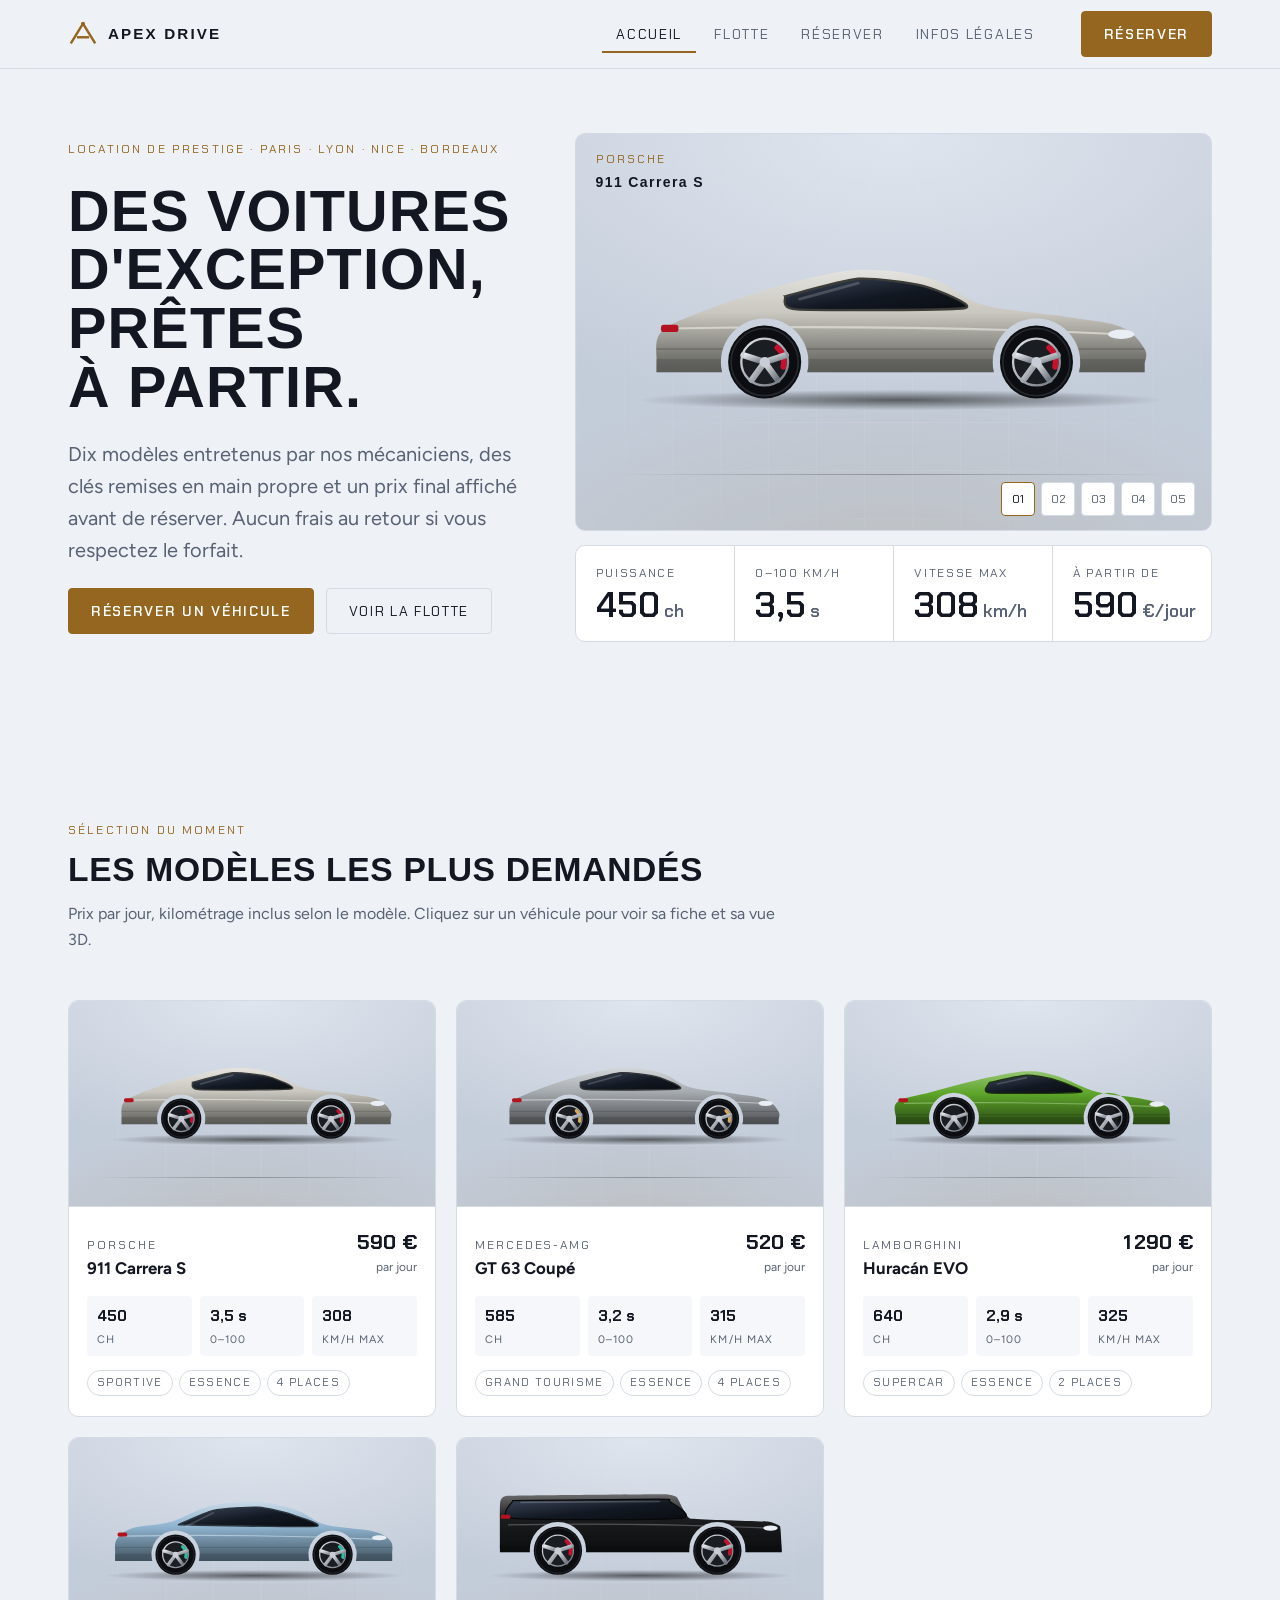
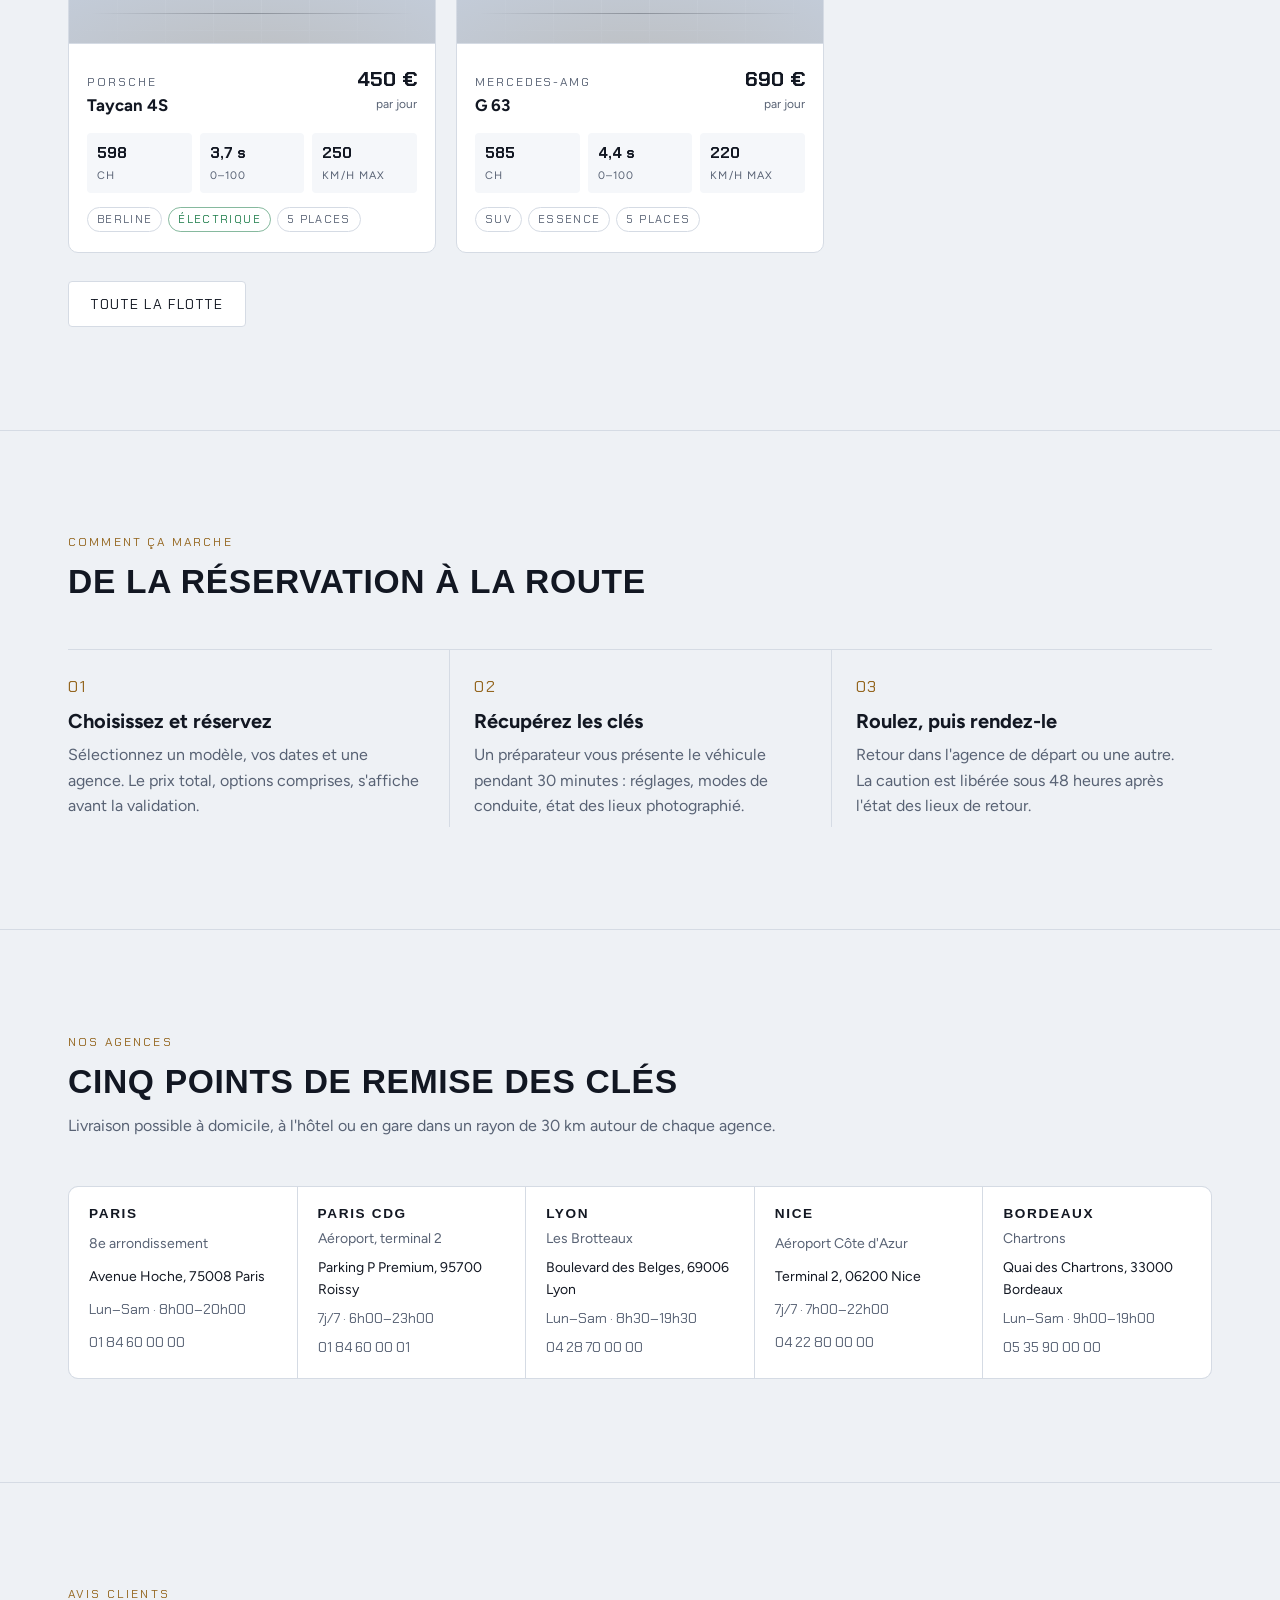
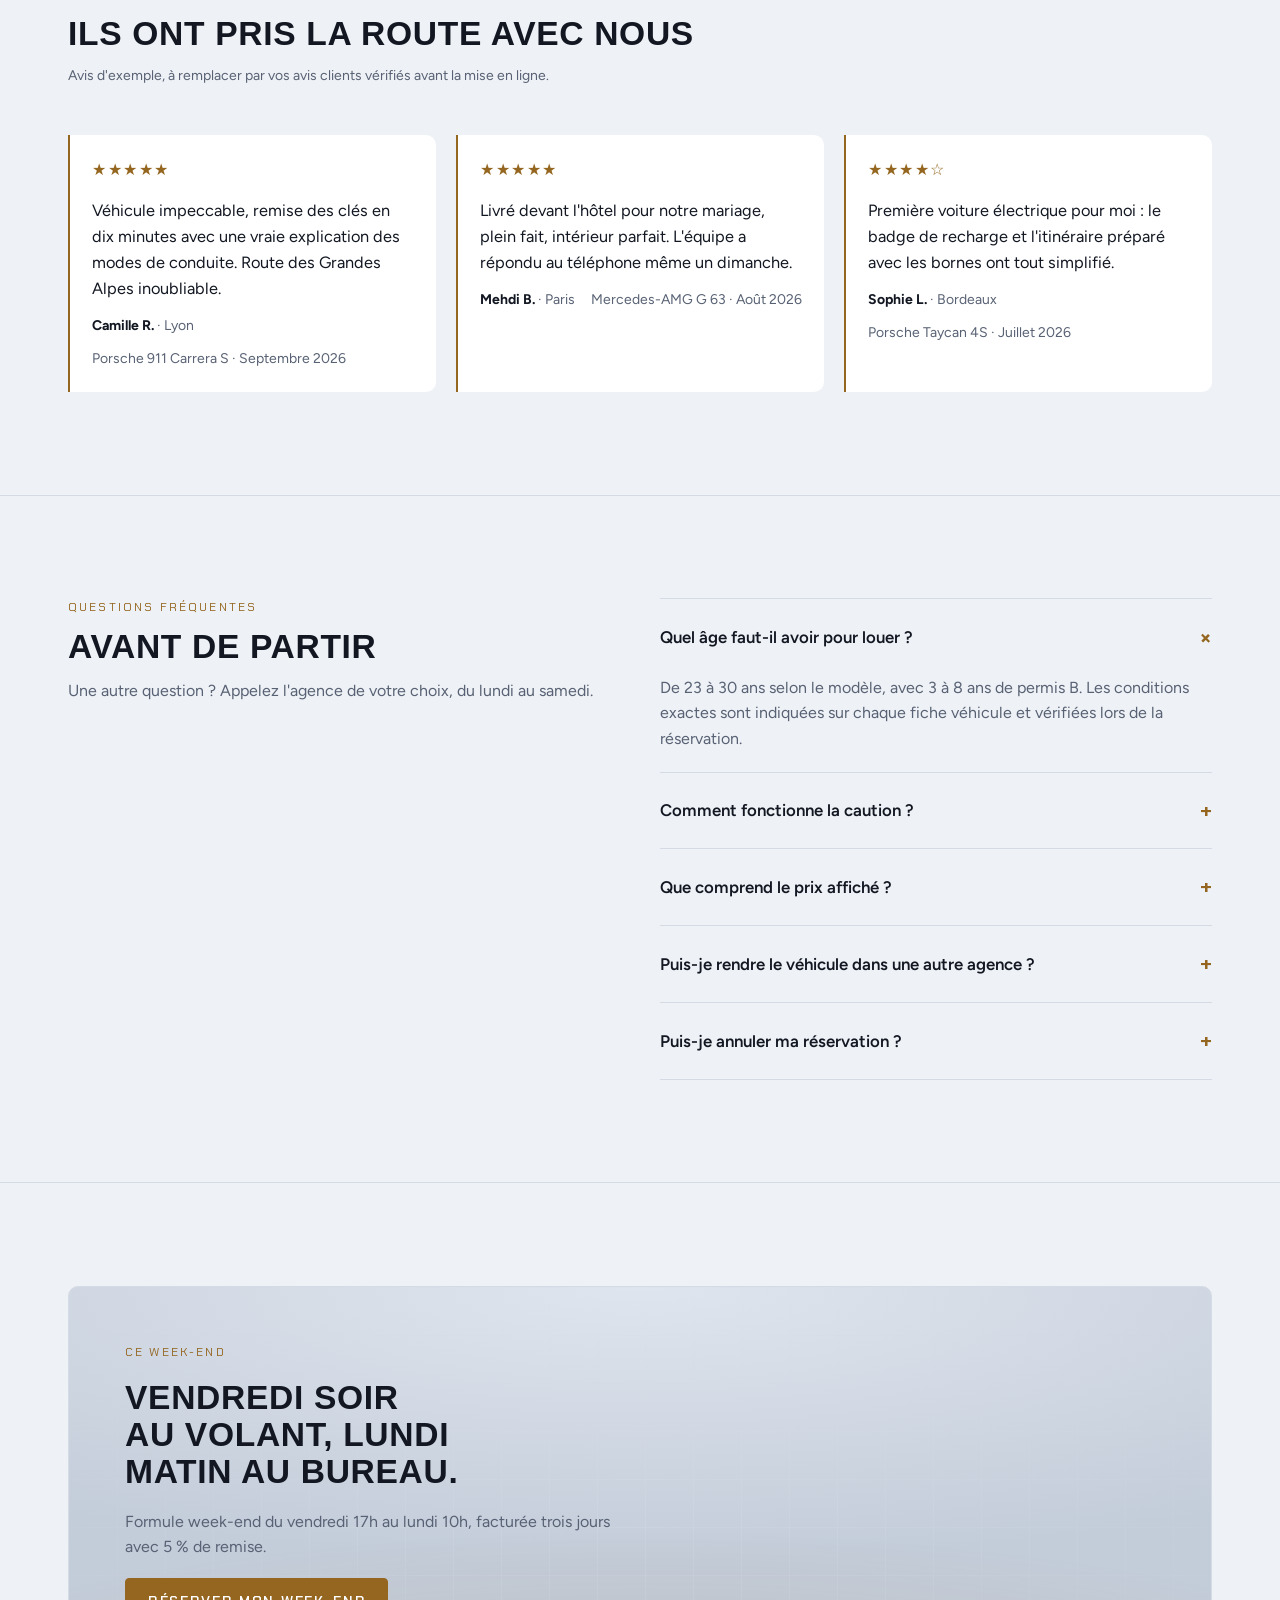
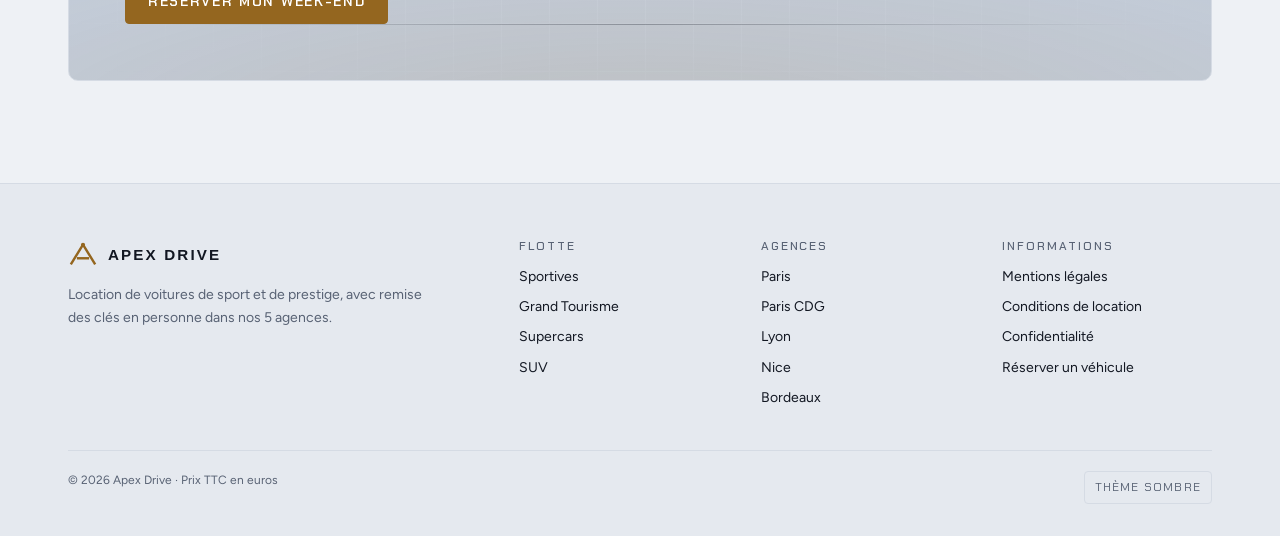
<file: apex-drive/index.html>
<!doctype html>
<html lang="fr">
<head>
<meta charset="utf-8">
<meta name="viewport" content="width=device-width, initial-scale=1, viewport-fit=cover">
<title>Apex Drive</title>
<meta name="description" content="Location de voitures de sport et de prestige à Paris, Lyon, Nice et Bordeaux.">
<link rel="preconnect" href="https://fonts.googleapis.com">
<link rel="preconnect" href="https://fonts.gstatic.com" crossorigin>
<link rel="stylesheet" href="https://fonts.googleapis.com/css2?family=Chakra+Petch:wght@400;500;600&family=Figtree:wght@400;500;600;700&family=Syncopate:wght@700&display=swap">
<link rel="stylesheet" href="assets/css/style.css">
</head>
<body data-page="home">
<div id="site-nav"></div>

<main>
  <section class="hero">
    <div class="wrap hero__grid">
      <div class="hero__copy">
        <span class="eyebrow">Location de prestige · Paris · Lyon · Nice · Bordeaux</span>
        <h1 class="display">Des voitures d'exception, prêtes à partir.</h1>
        <p class="lead">Dix modèles entretenus par nos mécaniciens, des clés remises en main propre et un prix final affiché avant de réserver. Aucun frais au retour si vous respectez le forfait.</p>
        <div class="btn-row">
          <a class="btn btn--primary" href="reservation.html">Réserver un véhicule</a>
          <a class="btn btn--ghost" href="flotte.html">Voir la flotte</a>
        </div>
      </div>

      <div style="display:grid;gap:14px;min-width:0">
        <div class="stage hero__stage" id="hero-stage">
          <div class="stage__grid"></div>
          <div class="hero__model">
            <span class="eyebrow" id="hero-brand">Porsche</span>
            <strong id="hero-name">911 Carrera S</strong>
          </div>
          <div id="hero-car" style="width:100%;position:relative"></div>
          <div class="hero__picker" id="hero-picker" role="group" aria-label="Choisir un modèle"></div>
        </div>
        <div class="hud-strip" aria-live="polite">
          <div><span class="lbl">Puissance</span><span class="val"><span id="hud-power" data-count="450">450</span><small>ch</small></span></div>
          <div><span class="lbl">0–100 km/h</span><span class="val"><span id="hud-accel" data-count="3.5">3,5</span><small>s</small></span></div>
          <div><span class="lbl">Vitesse max</span><span class="val"><span id="hud-vmax" data-count="308">308</span><small>km/h</small></span></div>
          <div><span class="lbl">À partir de</span><span class="val"><span id="hud-price" data-count="590">590</span><small>€/jour</small></span></div>
        </div>
      </div>
    </div>
  </section>

  <section class="section">
    <div class="wrap">
      <div class="section-head reveal">
        <span class="eyebrow">Sélection du moment</span>
        <h2 class="h2">Les modèles les plus demandés</h2>
        <p class="muted">Prix par jour, kilométrage inclus selon le modèle. Cliquez sur un véhicule pour voir sa fiche et sa vue 3D.</p>
      </div>
      <div class="cards" id="featured"></div>
      <div style="margin-top:28px"><a class="btn" href="flotte.html">Toute la flotte</a></div>
    </div>
  </section>

  <section class="section">
    <div class="wrap">
      <div class="section-head reveal">
        <span class="eyebrow">Comment ça marche</span>
        <h2 class="h2">De la réservation à la route</h2>
      </div>
      <ol class="steps reveal">
        <li><h3 class="h3">Choisissez et réservez</h3><p class="muted">Sélectionnez un modèle, vos dates et une agence. Le prix total, options comprises, s'affiche avant la validation.</p></li>
        <li><h3 class="h3">Récupérez les clés</h3><p class="muted">Un préparateur vous présente le véhicule pendant 30 minutes : réglages, modes de conduite, état des lieux photographié.</p></li>
        <li><h3 class="h3">Roulez, puis rendez-le</h3><p class="muted">Retour dans l'agence de départ ou une autre. La caution est libérée sous 48 heures après l'état des lieux de retour.</p></li>
      </ol>
    </div>
  </section>

  <section class="section">
    <div class="wrap">
      <div class="section-head reveal">
        <span class="eyebrow">Nos agences</span>
        <h2 class="h2">Cinq points de remise des clés</h2>
        <p class="muted">Livraison possible à domicile, à l'hôtel ou en gare dans un rayon de 30 km autour de chaque agence.</p>
      </div>
      <div class="agencies reveal" id="agencies"></div>
    </div>
  </section>

  <section class="section">
    <div class="wrap">
      <div class="section-head reveal">
        <span class="eyebrow">Avis clients</span>
        <h2 class="h2">Ils ont pris la route avec nous</h2>
        <p class="muted" style="font-size:.875rem">Avis d'exemple, à remplacer par vos avis clients vérifiés avant la mise en ligne.</p>
      </div>
      <div class="reviews" id="reviews"></div>
    </div>
  </section>

  <section class="section">
    <div class="wrap" style="display:grid;grid-template-columns:repeat(auto-fit,minmax(min(100%,320px),1fr));gap:40px;align-items:start">
      <div class="section-head reveal" style="margin:0">
        <span class="eyebrow">Questions fréquentes</span>
        <h2 class="h2">Avant de partir</h2>
        <p class="muted">Une autre question ? Appelez l'agence de votre choix, du lundi au samedi.</p>
      </div>
      <div class="accordion reveal">
        <div class="acc-item is-open"><button type="button">Quel âge faut-il avoir pour louer ?</button><div class="acc-panel"><div><p>De 23 à 30 ans selon le modèle, avec 3 à 8 ans de permis B. Les conditions exactes sont indiquées sur chaque fiche véhicule et vérifiées lors de la réservation.</p></div></div></div>
        <div class="acc-item"><button type="button">Comment fonctionne la caution ?</button><div class="acc-panel"><div><p>Une empreinte bancaire est prise à la remise des clés, entre 3 000 € et 15 000 € selon le véhicule. Rien n'est débité : l'empreinte est libérée sous 48 heures après le retour si l'état des lieux est conforme.</p></div></div></div>
        <div class="acc-item"><button type="button">Que comprend le prix affiché ?</button><div class="acc-panel"><div><p>Le prix par jour inclut l'assurance tous risques avec franchise standard, l'assistance 24h/24 et un forfait kilométrique quotidien. Les options (franchise réduite, kilométrage illimité, livraison) s'ajoutent au moment de la réservation.</p></div></div></div>
        <div class="acc-item"><button type="button">Puis-je rendre le véhicule dans une autre agence ?</button><div class="acc-panel"><div><p>Oui, entre toutes nos agences. Un forfait aller simple de 150 € s'applique et apparaît dans le récapitulatif avant validation.</p></div></div></div>
        <div class="acc-item"><button type="button">Puis-je annuler ma réservation ?</button><div class="acc-panel"><div><p>L'annulation est gratuite jusqu'à 72 heures avant le départ. Au-delà, 30 % du montant de la location est retenu.</p></div></div></div>
      </div>
    </div>
  </section>

  <section class="section">
    <div class="wrap">
      <div class="stage reveal" style="padding:clamp(28px,5vw,56px);display:grid;gap:18px;justify-items:start">
        <div class="stage__grid"></div>
        <span class="eyebrow" style="position:relative">Ce week-end</span>
        <h2 class="h2" style="position:relative;max-width:22ch">Vendredi soir au volant, lundi matin au bureau.</h2>
        <p class="muted" style="position:relative;max-width:52ch">Formule week-end du vendredi 17h au lundi 10h, facturée trois jours avec 5 % de remise.</p>
        <a class="btn btn--primary" style="position:relative" href="reservation.html">Réserver mon week-end</a>
      </div>
    </div>
  </section>
</main>

<div id="site-footer"></div>

<script src="assets/js/data.js"></script>
<script src="assets/js/app.js"></script>
<script src="assets/js/home.js"></script>
</body>
</html>
</file>
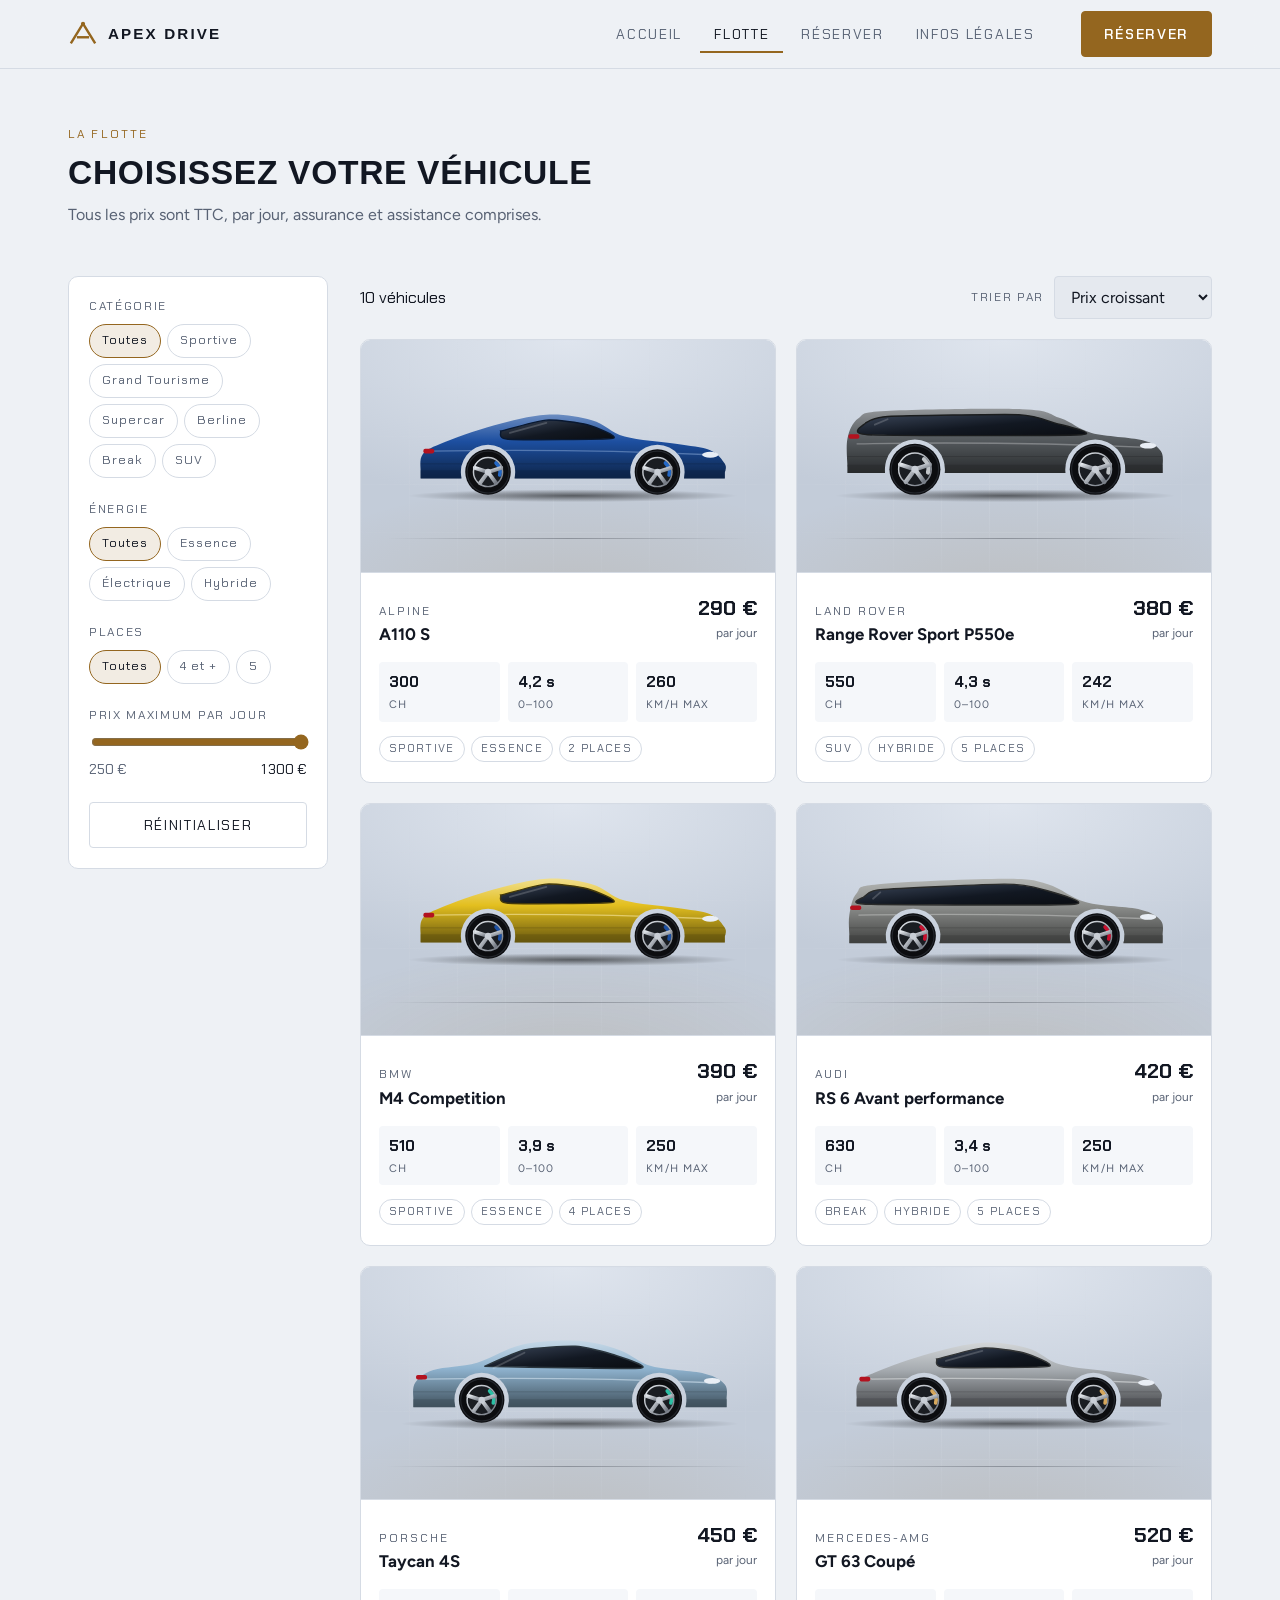
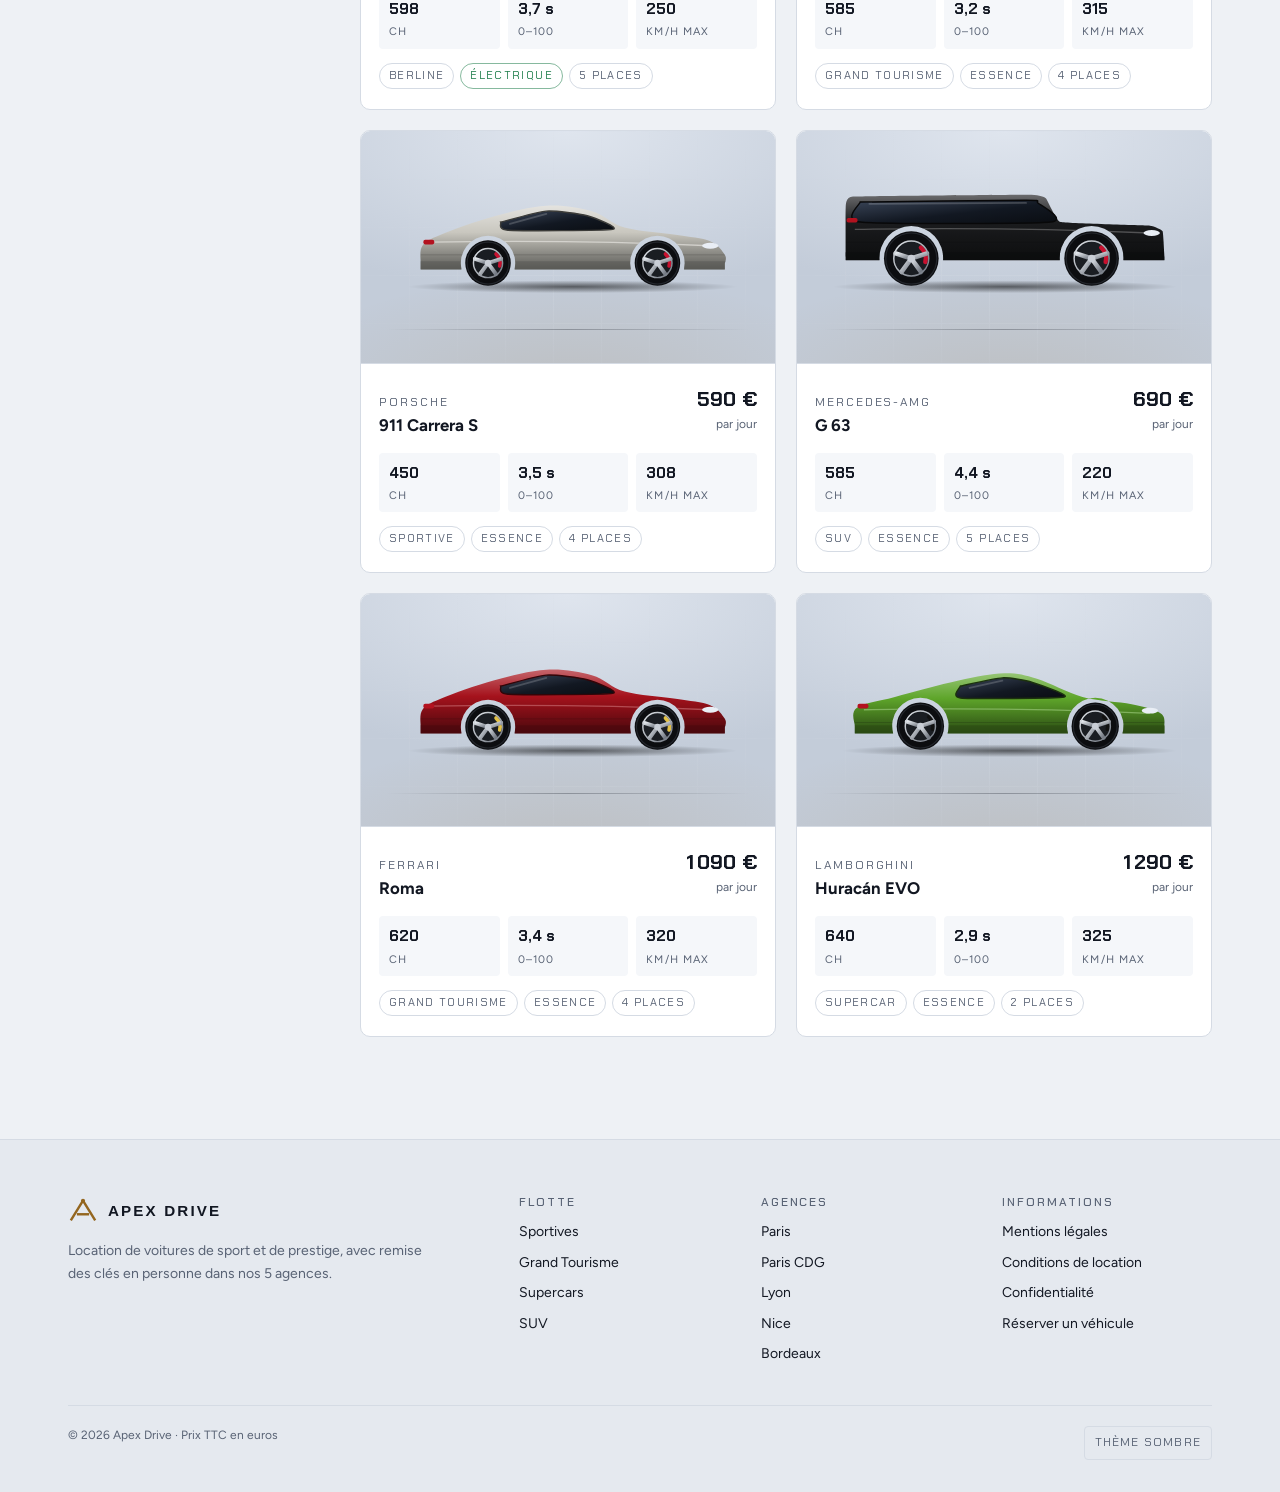
<file: apex-drive/flotte.html>
<!doctype html>
<html lang="fr">
<head>
<meta charset="utf-8">
<meta name="viewport" content="width=device-width, initial-scale=1, viewport-fit=cover">
<title>Flotte · Apex Drive</title>
<meta name="description" content="Toute la flotte Apex Drive : sportives, GT, supercars, berlines et SUV.">
<link rel="preconnect" href="https://fonts.googleapis.com">
<link rel="preconnect" href="https://fonts.gstatic.com" crossorigin>
<link rel="stylesheet" href="https://fonts.googleapis.com/css2?family=Chakra+Petch:wght@400;500;600&family=Figtree:wght@400;500;600;700&family=Syncopate:wght@700&display=swap">
<link rel="stylesheet" href="assets/css/style.css">
</head>
<body data-page="fleet">
<div id="site-nav"></div>

<main class="section" style="padding-top:clamp(32px,5vw,56px)">
  <div class="wrap">
    <div class="section-head">
      <span class="eyebrow">La flotte</span>
      <h1 class="display" style="font-size:var(--t-xl)">Choisissez votre véhicule</h1>
      <p class="muted">Tous les prix sont TTC, par jour, assurance et assistance comprises.</p>
    </div>

    <div class="fleet-layout">
      <form class="filters" id="filters" aria-label="Filtrer la flotte">
        <fieldset>
          <legend class="label">Catégorie</legend>
          <div class="seg" id="f-category"></div>
        </fieldset>
        <fieldset>
          <legend class="label">Énergie</legend>
          <div class="seg" id="f-energy"></div>
        </fieldset>
        <fieldset>
          <legend class="label">Places</legend>
          <div class="seg">
            <input type="radio" name="seats" id="seats-all" value="0" checked><label for="seats-all">Toutes</label>
            <input type="radio" name="seats" id="seats-4" value="4"><label for="seats-4">4 et +</label>
            <input type="radio" name="seats" id="seats-5" value="5"><label for="seats-5">5</label>
          </div>
        </fieldset>
        <div class="field">
          <label for="f-price">Prix maximum par jour</label>
          <input type="range" id="f-price" min="250" max="1300" step="10" value="1300">
          <div class="range-out"><span class="muted">250 €</span><output id="f-price-out" for="f-price">1 300 €</output></div>
        </div>
        <button class="btn btn--ghost" type="reset">Réinitialiser</button>
      </form>

      <div style="min-width:0">
        <div class="fleet-bar">
          <span class="hud" id="fleet-count" aria-live="polite">10 véhicules</span>
          <div class="field" style="grid-auto-flow:column;align-items:center;gap:10px">
            <label for="f-sort">Trier par</label>
            <select class="input" id="f-sort" style="min-height:40px;width:auto">
              <option value="price-asc">Prix croissant</option>
              <option value="price-desc">Prix décroissant</option>
              <option value="power-desc">Puissance</option>
              <option value="accel-asc">Accélération</option>
            </select>
          </div>
        </div>
        <div class="cards" id="fleet"></div>
        <div class="empty" id="fleet-empty" hidden>
          <strong>Aucun véhicule ne correspond à ces filtres.</strong>
          <span class="muted">Augmentez le prix maximum ou choisissez une autre catégorie.</span>
          <button class="btn" type="button" id="fleet-reset">Réinitialiser les filtres</button>
        </div>
      </div>
    </div>
  </div>
</main>

<div id="site-footer"></div>

<script src="assets/js/data.js"></script>
<script src="assets/js/app.js"></script>
<script src="assets/js/fleet.js"></script>
</body>
</html>
</file>
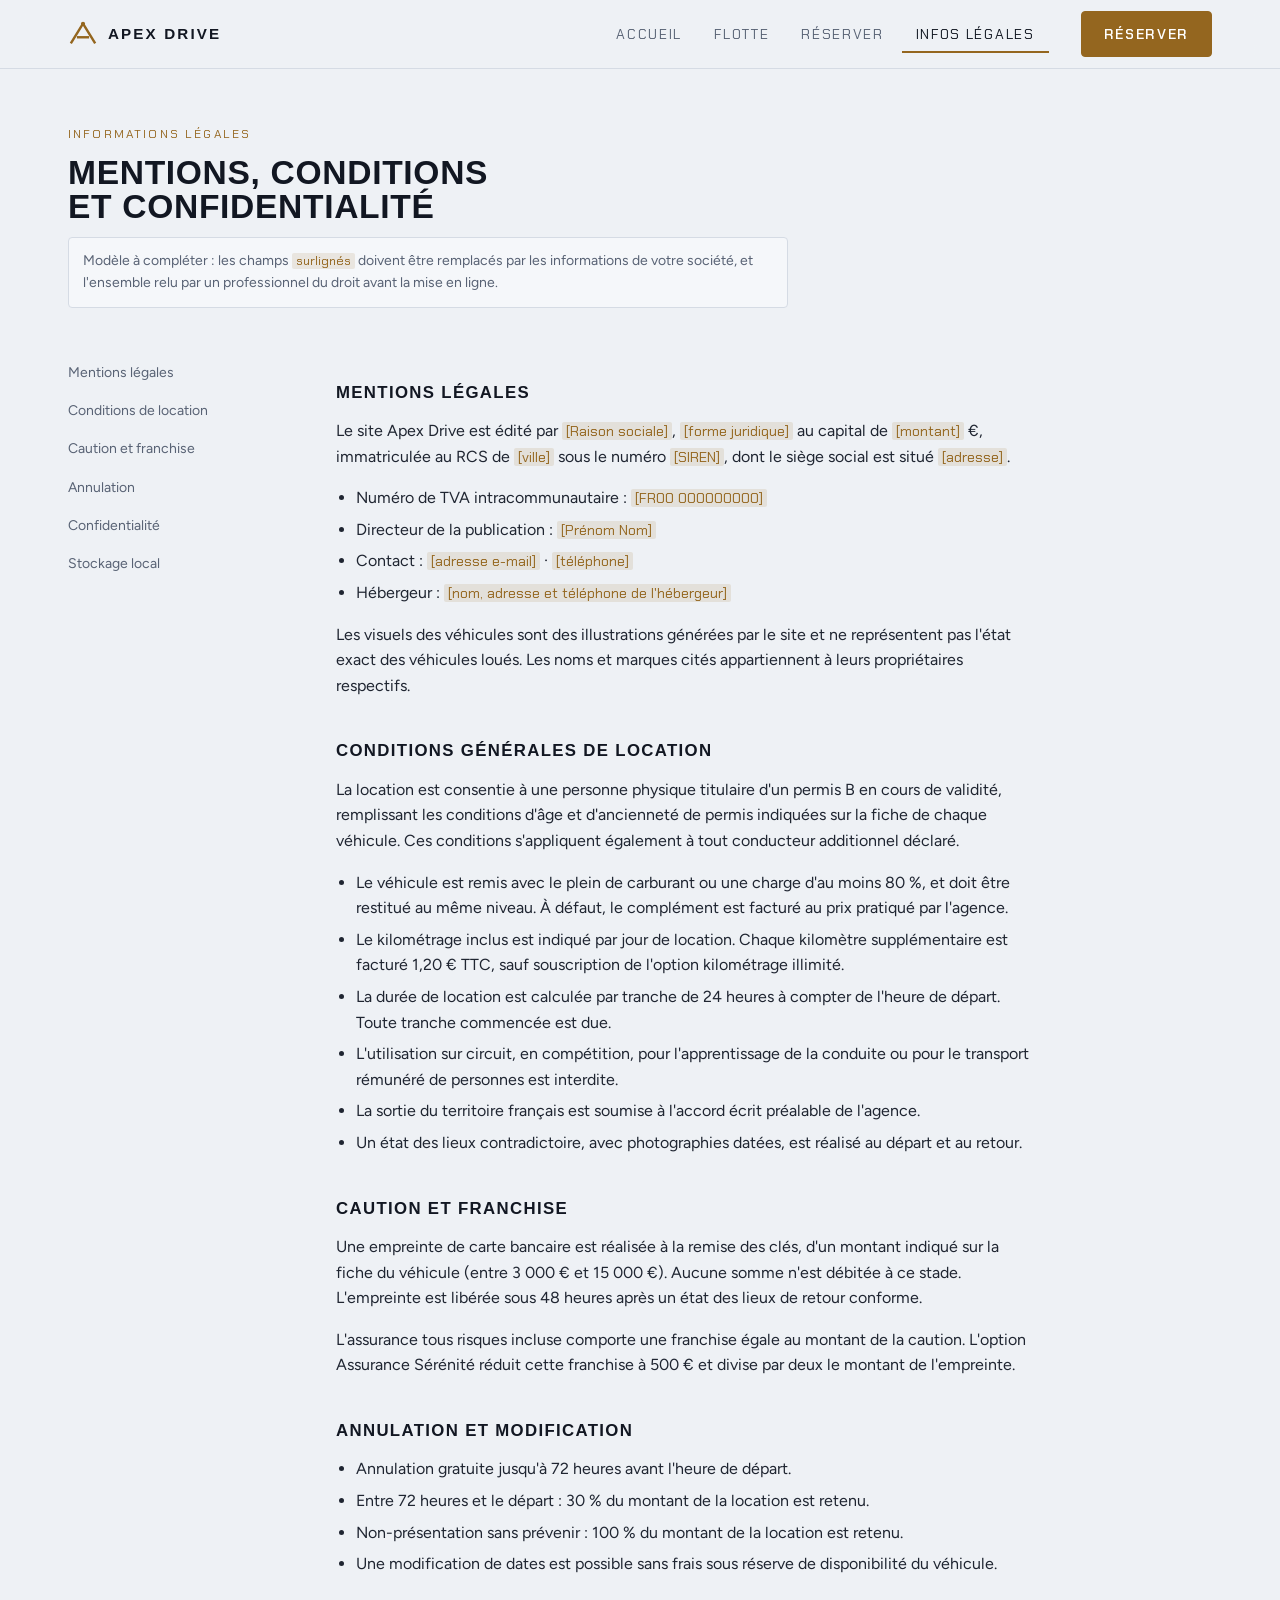
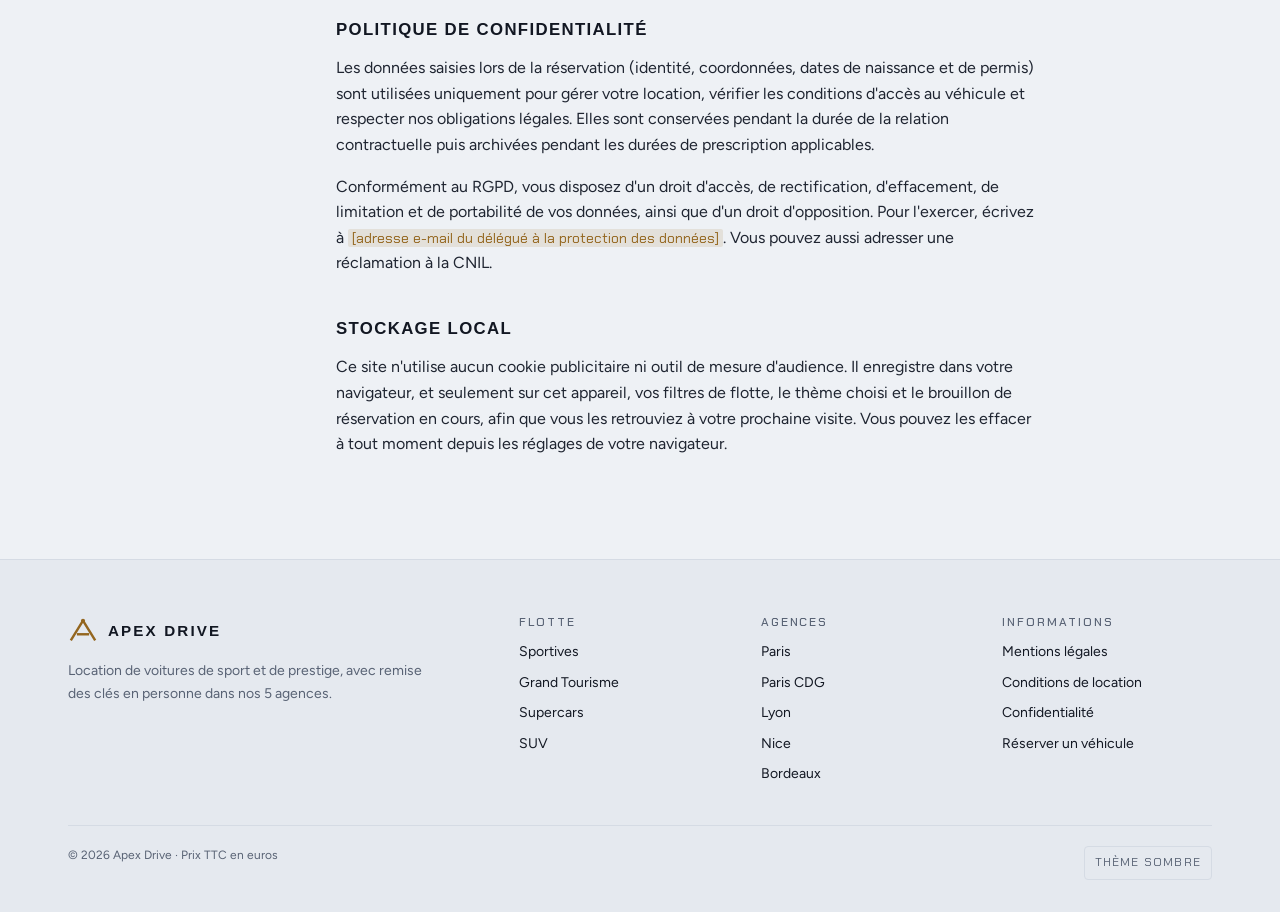
<file: apex-drive/legal.html>
<!doctype html>
<html lang="fr">
<head>
<meta charset="utf-8">
<meta name="viewport" content="width=device-width, initial-scale=1, viewport-fit=cover">
<title>Informations légales · Apex Drive</title>
<meta name="description" content="Mentions légales, conditions générales de location et politique de confidentialité d'Apex Drive.">
<link rel="preconnect" href="https://fonts.googleapis.com">
<link rel="preconnect" href="https://fonts.gstatic.com" crossorigin>
<link rel="stylesheet" href="https://fonts.googleapis.com/css2?family=Chakra+Petch:wght@400;500;600&family=Figtree:wght@400;500;600;700&family=Syncopate:wght@700&display=swap">
<link rel="stylesheet" href="assets/css/style.css">
</head>
<body data-page="legal">
<div id="site-nav"></div>

<main class="section" style="padding-top:clamp(32px,5vw,56px)">
  <div class="wrap">
    <div class="section-head">
      <span class="eyebrow">Informations légales</span>
      <h1 class="display" style="font-size:var(--t-xl)">Mentions, conditions et confidentialité</h1>
      <p class="notice">Modèle à compléter : les champs <span class="fill">surlignés</span> doivent être remplacés par les informations de votre société, et l'ensemble relu par un professionnel du droit avant la mise en ligne.</p>
    </div>

    <div class="legal">
      <nav aria-label="Sommaire">
        <a href="#mentions">Mentions légales</a>
        <a href="#conditions">Conditions de location</a>
        <a href="#caution">Caution et franchise</a>
        <a href="#annulation">Annulation</a>
        <a href="#confidentialite">Confidentialité</a>
        <a href="#cookies">Stockage local</a>
      </nav>

      <article class="prose">
        <h2 id="mentions">Mentions légales</h2>
        <p>Le site Apex Drive est édité par <span class="fill">[Raison sociale]</span>, <span class="fill">[forme juridique]</span> au capital de <span class="fill">[montant]</span> €, immatriculée au RCS de <span class="fill">[ville]</span> sous le numéro <span class="fill">[SIREN]</span>, dont le siège social est situé <span class="fill">[adresse]</span>.</p>
        <ul>
          <li>Numéro de TVA intracommunautaire : <span class="fill">[FR00 000000000]</span></li>
          <li>Directeur de la publication : <span class="fill">[Prénom Nom]</span></li>
          <li>Contact : <span class="fill">[adresse e-mail]</span> · <span class="fill">[téléphone]</span></li>
          <li>Hébergeur : <span class="fill">[nom, adresse et téléphone de l'hébergeur]</span></li>
        </ul>
        <p>Les visuels des véhicules sont des illustrations générées par le site et ne représentent pas l'état exact des véhicules loués. Les noms et marques cités appartiennent à leurs propriétaires respectifs.</p>

        <h2 id="conditions">Conditions générales de location</h2>
        <p>La location est consentie à une personne physique titulaire d'un permis B en cours de validité, remplissant les conditions d'âge et d'ancienneté de permis indiquées sur la fiche de chaque véhicule. Ces conditions s'appliquent également à tout conducteur additionnel déclaré.</p>
        <ul>
          <li>Le véhicule est remis avec le plein de carburant ou une charge d'au moins 80 %, et doit être restitué au même niveau. À défaut, le complément est facturé au prix pratiqué par l'agence.</li>
          <li>Le kilométrage inclus est indiqué par jour de location. Chaque kilomètre supplémentaire est facturé 1,20 € TTC, sauf souscription de l'option kilométrage illimité.</li>
          <li>La durée de location est calculée par tranche de 24 heures à compter de l'heure de départ. Toute tranche commencée est due.</li>
          <li>L'utilisation sur circuit, en compétition, pour l'apprentissage de la conduite ou pour le transport rémunéré de personnes est interdite.</li>
          <li>La sortie du territoire français est soumise à l'accord écrit préalable de l'agence.</li>
          <li>Un état des lieux contradictoire, avec photographies datées, est réalisé au départ et au retour.</li>
        </ul>

        <h2 id="caution">Caution et franchise</h2>
        <p>Une empreinte de carte bancaire est réalisée à la remise des clés, d'un montant indiqué sur la fiche du véhicule (entre 3 000 € et 15 000 €). Aucune somme n'est débitée à ce stade. L'empreinte est libérée sous 48 heures après un état des lieux de retour conforme.</p>
        <p>L'assurance tous risques incluse comporte une franchise égale au montant de la caution. L'option Assurance Sérénité réduit cette franchise à 500 € et divise par deux le montant de l'empreinte.</p>

        <h2 id="annulation">Annulation et modification</h2>
        <ul>
          <li>Annulation gratuite jusqu'à 72 heures avant l'heure de départ.</li>
          <li>Entre 72 heures et le départ : 30 % du montant de la location est retenu.</li>
          <li>Non-présentation sans prévenir : 100 % du montant de la location est retenu.</li>
          <li>Une modification de dates est possible sans frais sous réserve de disponibilité du véhicule.</li>
        </ul>

        <h2 id="confidentialite">Politique de confidentialité</h2>
        <p>Les données saisies lors de la réservation (identité, coordonnées, dates de naissance et de permis) sont utilisées uniquement pour gérer votre location, vérifier les conditions d'accès au véhicule et respecter nos obligations légales. Elles sont conservées pendant la durée de la relation contractuelle puis archivées pendant les durées de prescription applicables.</p>
        <p>Conformément au RGPD, vous disposez d'un droit d'accès, de rectification, d'effacement, de limitation et de portabilité de vos données, ainsi que d'un droit d'opposition. Pour l'exercer, écrivez à <span class="fill">[adresse e-mail du délégué à la protection des données]</span>. Vous pouvez aussi adresser une réclamation à la CNIL.</p>

        <h2 id="cookies">Stockage local</h2>
        <p>Ce site n'utilise aucun cookie publicitaire ni outil de mesure d'audience. Il enregistre dans votre navigateur, et seulement sur cet appareil, vos filtres de flotte, le thème choisi et le brouillon de réservation en cours, afin que vous les retrouviez à votre prochaine visite. Vous pouvez les effacer à tout moment depuis les réglages de votre navigateur.</p>
      </article>
    </div>
  </div>
</main>

<div id="site-footer"></div>

<script src="assets/js/data.js"></script>
<script src="assets/js/app.js"></script>
</body>
</html>
</file>
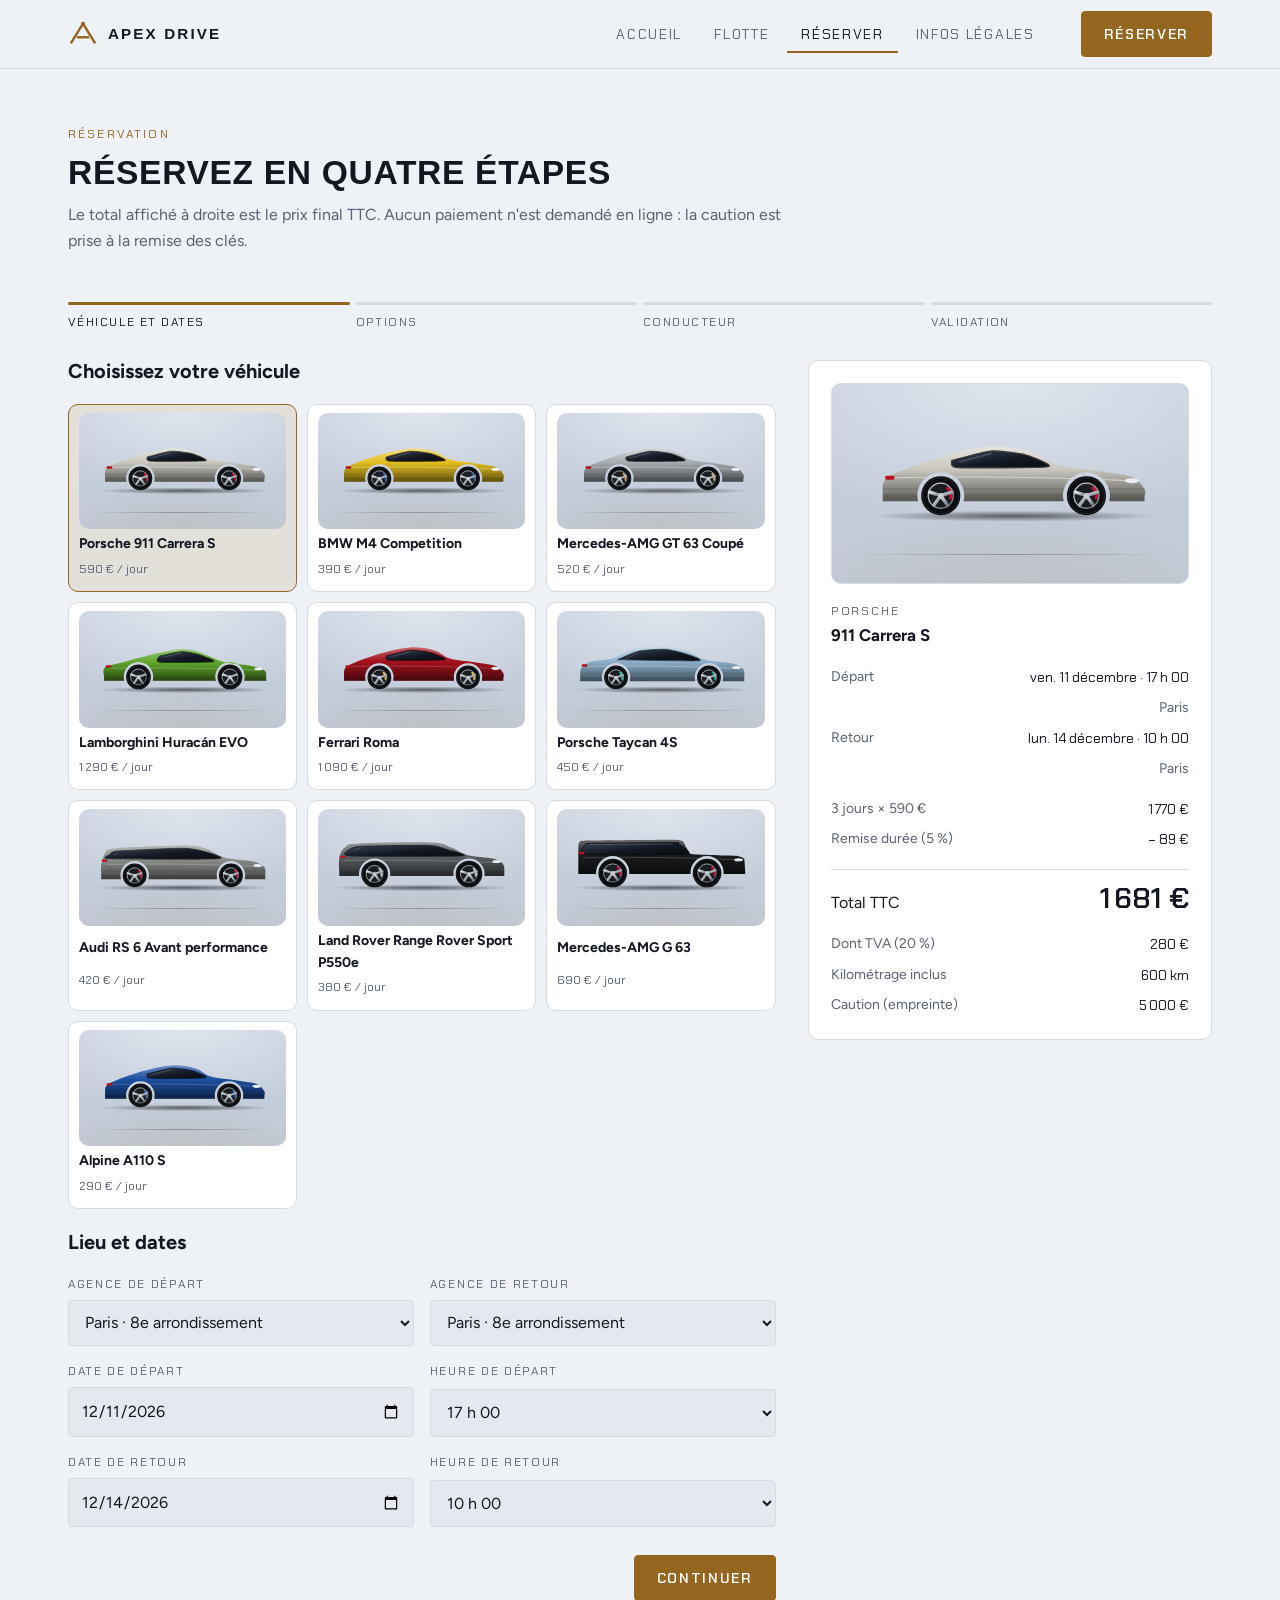
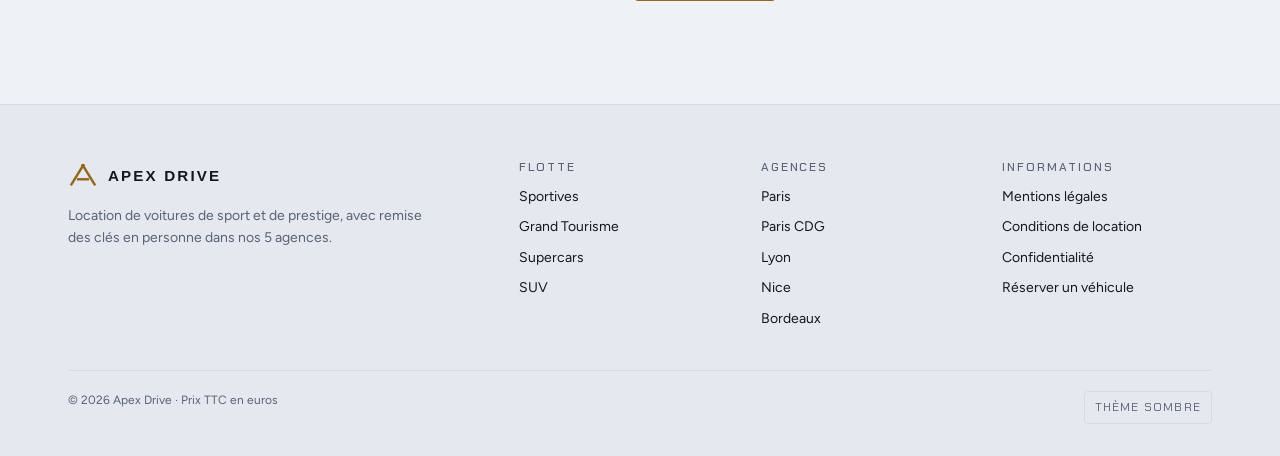
<file: apex-drive/reservation.html>
<!doctype html>
<html lang="fr">
<head>
<meta charset="utf-8">
<meta name="viewport" content="width=device-width, initial-scale=1, viewport-fit=cover">
<title>Réservation · Apex Drive</title>
<meta name="description" content="Réservez votre véhicule Apex Drive en quatre étapes.">
<link rel="preconnect" href="https://fonts.googleapis.com">
<link rel="preconnect" href="https://fonts.gstatic.com" crossorigin>
<link rel="stylesheet" href="https://fonts.googleapis.com/css2?family=Chakra+Petch:wght@400;500;600&family=Figtree:wght@400;500;600;700&family=Syncopate:wght@700&display=swap">
<link rel="stylesheet" href="assets/css/style.css">
</head>
<body data-page="booking">
<div id="site-nav"></div>

<main class="section" style="padding-top:clamp(32px,5vw,56px)">
  <div class="wrap">
    <div class="section-head">
      <span class="eyebrow">Réservation</span>
      <h1 class="display" style="font-size:var(--t-xl)">Réservez en quatre étapes</h1>
      <p class="muted">Le total affiché à droite est le prix final TTC. Aucun paiement n'est demandé en ligne : la caution est prise à la remise des clés.</p>
    </div>

    <ol class="stepper" id="stepper">
      <li data-step="1">Véhicule et dates</li>
      <li data-step="2">Options</li>
      <li data-step="3">Conducteur</li>
      <li data-step="4">Validation</li>
    </ol>

    <div class="book-grid">
      <form id="booking" novalidate style="min-width:0">

        <section class="book-step" data-step="1" aria-labelledby="s1-title">
          <h2 class="h3" id="s1-title">Choisissez votre véhicule</h2>
          <div class="vh-pick" id="vh-pick" role="radiogroup" aria-label="Véhicule"></div>

          <h2 class="h3">Lieu et dates</h2>
          <div class="form-grid">
            <div class="field"><label for="pickup">Agence de départ</label><select class="input" id="pickup" name="pickup"></select></div>
            <div class="field"><label for="dropoff">Agence de retour</label><select class="input" id="dropoff" name="dropoff"></select></div>
            <div class="field"><label for="start-date">Date de départ</label><input class="input" type="date" id="start-date" name="startDate" required></div>
            <div class="field"><label for="start-time">Heure de départ</label><select class="input" id="start-time" name="startTime"></select></div>
            <div class="field"><label for="end-date">Date de retour</label><input class="input" type="date" id="end-date" name="endDate" required></div>
            <div class="field"><label for="end-time">Heure de retour</label><select class="input" id="end-time" name="endTime"></select></div>
          </div>
          <p class="notice notice--err" id="s1-error" hidden></p>
        </section>

        <section class="book-step" data-step="2" aria-labelledby="s2-title" hidden>
          <h2 class="h3" id="s2-title">Options</h2>
          <p class="muted">Toutes les options sont facultatives. Le prix se met à jour à droite.</p>
          <div class="opt-list" id="opt-list"></div>
        </section>

        <section class="book-step" data-step="3" aria-labelledby="s3-title" hidden>
          <h2 class="h3" id="s3-title">Conducteur principal</h2>
          <div class="form-grid">
            <div class="field"><label for="firstname">Prénom</label><input class="input" id="firstname" name="firstname" autocomplete="given-name" required><span class="err"></span></div>
            <div class="field"><label for="lastname">Nom</label><input class="input" id="lastname" name="lastname" autocomplete="family-name" required><span class="err"></span></div>
            <div class="field"><label for="email">E-mail</label><input class="input" type="email" id="email" name="email" autocomplete="email" required><span class="err"></span></div>
            <div class="field"><label for="phone">Téléphone</label><input class="input" type="tel" id="phone" name="phone" autocomplete="tel" placeholder="06 12 34 56 78" required><span class="err"></span></div>
            <div class="field"><label for="birth">Date de naissance</label><input class="input" type="date" id="birth" name="birth" autocomplete="bday" required><span class="err"></span></div>
            <div class="field"><label for="license">Date d'obtention du permis B</label><input class="input" type="date" id="license" name="license" required><span class="err"></span></div>
            <div class="field full"><label for="notes">Précisions (facultatif)</label><textarea class="input" id="notes" name="notes" placeholder="Numéro de vol, adresse de livraison, occasion particulière…"></textarea></div>
          </div>
        </section>

        <section class="book-step" data-step="4" aria-labelledby="s4-title" hidden>
          <h2 class="h3" id="s4-title">Vérifiez et validez</h2>
          <div class="panel" id="recap"></div>
          <label class="check"><input type="checkbox" id="accept" name="accept"> <span>J'ai lu et j'accepte les <a href="legal.html#conditions">conditions générales de location</a> et la <a href="legal.html#confidentialite">politique de confidentialité</a>.</span></label>
          <p class="notice notice--err" id="s4-error" hidden></p>
        </section>

        <section class="book-step confirm" id="done" hidden aria-live="polite">
          <span class="eyebrow">Demande enregistrée</span>
          <h2 class="h2">Merci, votre véhicule est réservé.</h2>
          <span class="label">Numéro de réservation</span>
          <span class="confirm__code" id="code"></span>
          <p class="muted" id="done-text" style="max-width:60ch"></p>
          <p class="notice">Site de démonstration : aucune réservation n'est transmise et aucun e-mail n'est envoyé.</p>
          <div class="btn-row"><a class="btn" href="index.html">Retour à l'accueil</a><button class="btn btn--ghost" type="button" id="restart">Nouvelle réservation</button></div>
        </section>

        <div class="btn-row" id="nav-btns" style="margin-top:28px;justify-content:space-between">
          <button class="btn btn--ghost" type="button" id="prev">Retour</button>
          <button class="btn btn--primary" type="submit" id="next">Continuer</button>
        </div>
      </form>

      <aside class="panel summary sticky-panel" aria-label="Récapitulatif du prix" id="summary"></aside>
    </div>
  </div>
</main>

<div id="site-footer"></div>

<script src="assets/js/data.js"></script>
<script src="assets/js/app.js"></script>
<script src="assets/js/booking.js"></script>
</body>
</html>
</file>
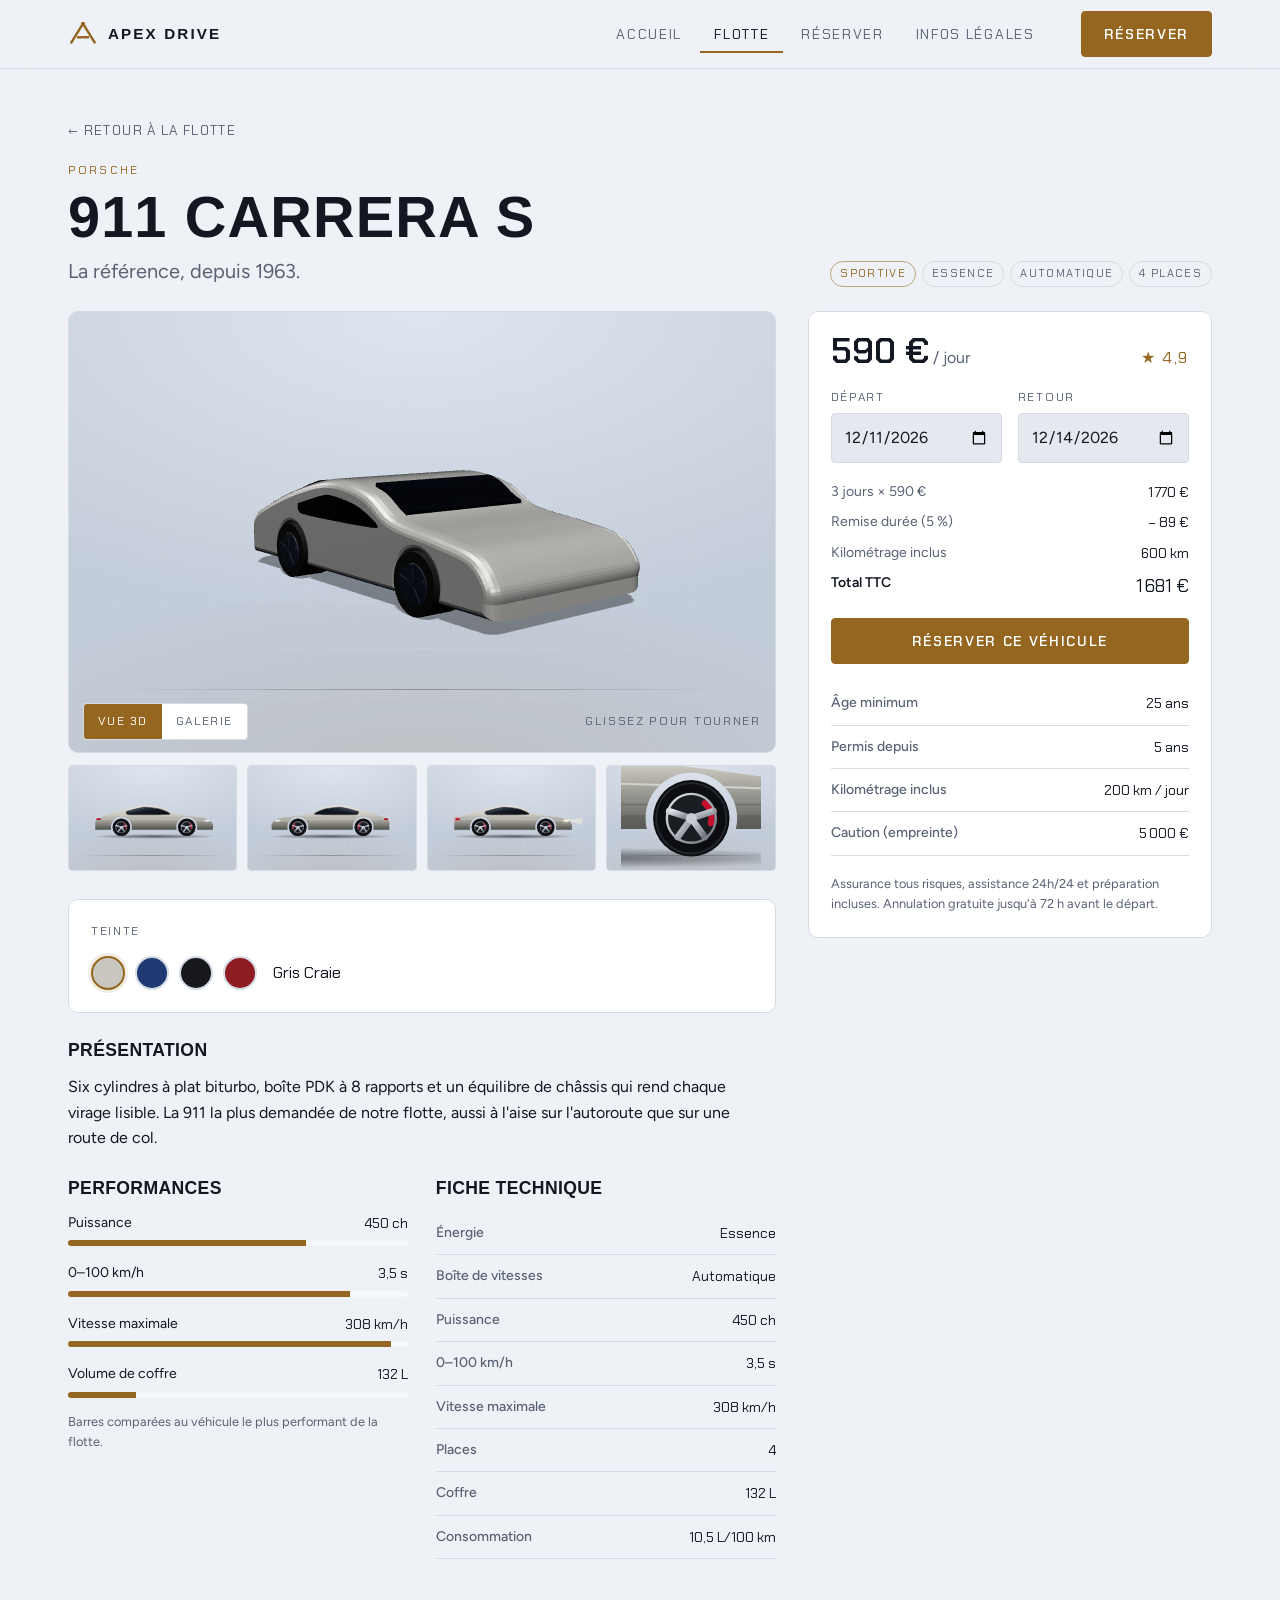
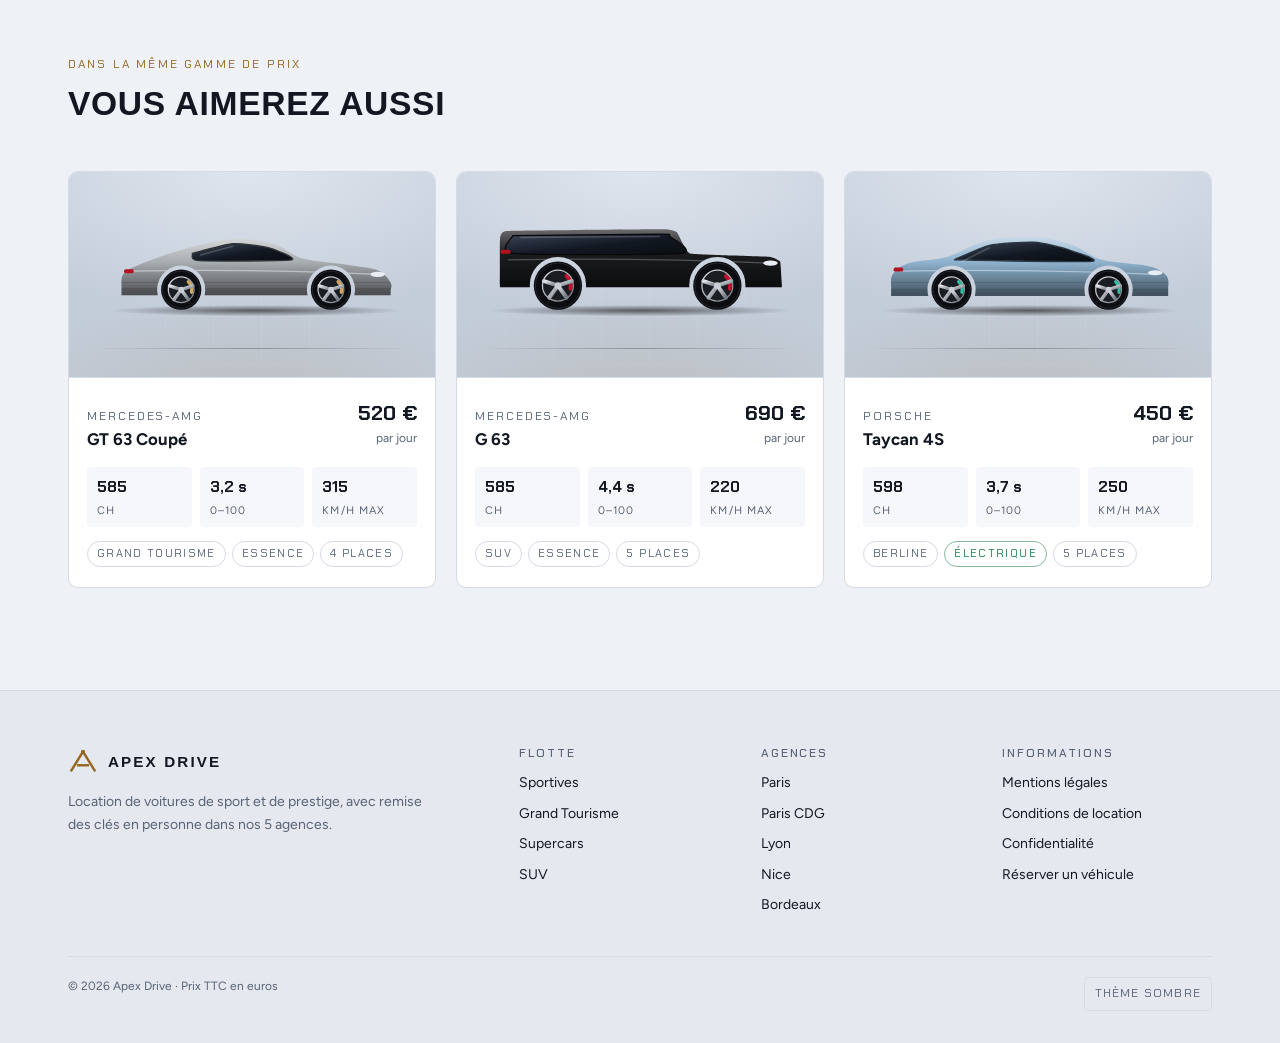
<file: apex-drive/vehicule.html>
<!doctype html>
<html lang="fr">
<head>
<meta charset="utf-8">
<meta name="viewport" content="width=device-width, initial-scale=1, viewport-fit=cover">
<title>Fiche véhicule · Apex Drive</title>
<meta name="description" content="Caractéristiques, vue 3D et conditions de location du véhicule.">
<link rel="preconnect" href="https://fonts.googleapis.com">
<link rel="preconnect" href="https://fonts.gstatic.com" crossorigin>
<link rel="stylesheet" href="https://fonts.googleapis.com/css2?family=Chakra+Petch:wght@400;500;600&family=Figtree:wght@400;500;600;700&family=Syncopate:wght@700&display=swap">
<link rel="stylesheet" href="assets/css/style.css">
</head>
<body data-page="fleet">
<div id="site-nav"></div>

<main class="section" style="padding-top:clamp(24px,4vw,48px)">
  <div class="wrap">
    <p style="margin-bottom:18px"><a class="hud muted" href="flotte.html" style="text-decoration:none;font-size:.85rem;letter-spacing:.1em">← RETOUR À LA FLOTTE</a></p>

    <div class="vh-head">
      <div style="display:grid;gap:8px;min-width:0">
        <span class="eyebrow" id="vh-brand">Porsche</span>
        <h1 class="display" style="font-size:var(--t-2xl)" id="vh-model">911 Carrera S</h1>
        <p class="lead" id="vh-tagline">La référence, depuis 1963.</p>
      </div>
      <div class="chip-row" id="vh-chips"></div>
    </div>

    <div class="vh-grid">
      <div style="min-width:0;display:grid;gap:28px">
        <div>
          <div class="stage viewer" id="viewer">
            <div class="stage__grid"></div>
            <div class="viewer__svg" id="viewer-svg"></div>
            <div class="viewer__ui">
              <div class="tabs" role="tablist" aria-label="Mode d'affichage">
                <button type="button" role="tab" id="tab-3d" aria-selected="true">Vue 3D</button>
                <button type="button" role="tab" id="tab-photo" aria-selected="false">Galerie</button>
              </div>
              <span class="viewer__status" id="viewer-status" aria-live="polite">Chargement 3D…</span>
            </div>
          </div>
          <div class="thumbs" id="thumbs" role="group" aria-label="Vues du véhicule"></div>
        </div>

        <div class="panel" style="gap:14px">
          <span class="label">Teinte</span>
          <div style="display:flex;align-items:center;gap:16px;flex-wrap:wrap">
            <div class="swatches" id="swatches" role="group" aria-label="Choisir une teinte"></div>
            <span id="swatch-name" class="hud"></span>
          </div>
        </div>

        <div style="display:grid;gap:14px">
          <h2 class="h2" style="font-size:1.1rem">Présentation</h2>
          <p id="vh-desc" style="max-width:68ch"></p>
        </div>

        <div style="display:grid;grid-template-columns:repeat(auto-fit,minmax(min(100%,280px),1fr));gap:28px">
          <div style="display:grid;gap:14px;align-content:start">
            <h2 class="h2" style="font-size:1.1rem">Performances</h2>
            <div id="gauges" style="display:grid;gap:16px"></div>
            <p class="muted" style="font-size:.8rem">Barres comparées au véhicule le plus performant de la flotte.</p>
          </div>
          <div style="display:grid;gap:14px;align-content:start">
            <h2 class="h2" style="font-size:1.1rem">Fiche technique</h2>
            <table class="spec-table"><tbody id="spec-table"></tbody></table>
          </div>
        </div>
      </div>

      <aside class="panel sticky-panel" aria-label="Tarif et réservation">
        <div style="display:flex;justify-content:space-between;align-items:baseline;gap:12px;flex-wrap:wrap">
          <div><span class="price-big" id="vh-price">590 €</span> <span class="muted">/ jour</span></div>
          <span class="stars" id="vh-rating"></span>
        </div>
        <div class="form-grid">
          <div class="field"><label for="q-start">Départ</label><input class="input" type="date" id="q-start"></div>
          <div class="field"><label for="q-end">Retour</label><input class="input" type="date" id="q-end"></div>
        </div>
        <div class="summary"><dl id="quote"></dl></div>
        <a class="btn btn--primary" id="book-link" href="reservation.html">Réserver ce véhicule</a>
        <table class="spec-table"><tbody id="conditions"></tbody></table>
        <p class="muted" style="font-size:.8rem">Assurance tous risques, assistance 24h/24 et préparation incluses. Annulation gratuite jusqu'à 72 h avant le départ.</p>
      </aside>
    </div>
  </div>

  <div class="wrap" style="margin-top:clamp(56px,8vw,96px)">
    <div class="section-head"><span class="eyebrow">Dans la même gamme de prix</span><h2 class="h2">Vous aimerez aussi</h2></div>
    <div class="cards" id="similar"></div>
  </div>
</main>

<div id="site-footer"></div>

<script src="assets/js/data.js"></script>
<script src="assets/js/app.js"></script>
<script src="assets/js/vehicle.js"></script>
</body>
</html>
</file>
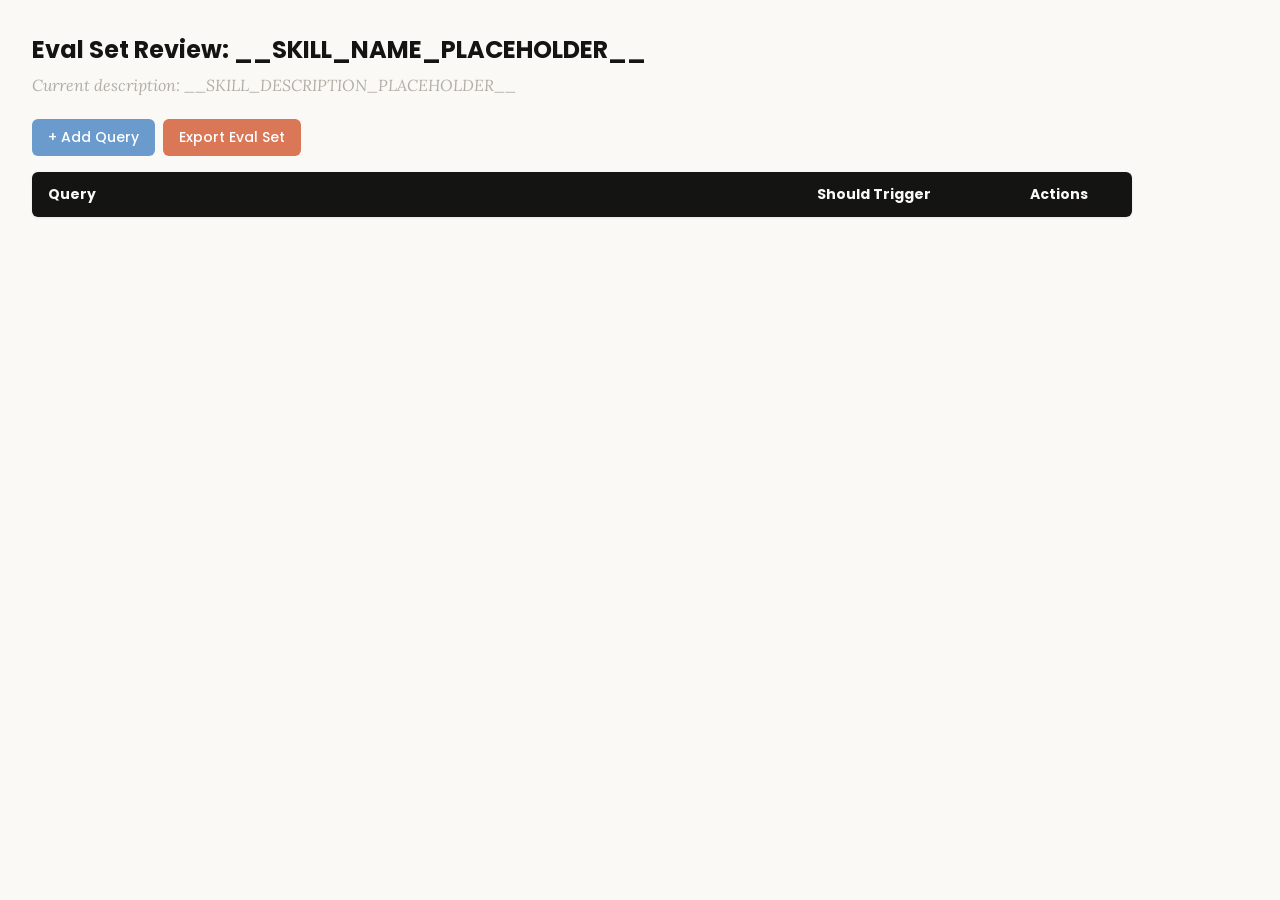
<file: .claude/skills/skill-creator/assets/eval_review.html>
<!DOCTYPE html>
<html lang="en">
<head>
  <meta charset="UTF-8">
  <meta name="viewport" content="width=device-width, initial-scale=1.0">
  <title>Eval Set Review - __SKILL_NAME_PLACEHOLDER__</title>
  <link rel="preconnect" href="https://fonts.googleapis.com">
  <link rel="preconnect" href="https://fonts.gstatic.com" crossorigin>
  <link href="https://fonts.googleapis.com/css2?family=Poppins:wght@500;600&family=Lora:wght@400;500&display=swap" rel="stylesheet">
  <style>
    * { box-sizing: border-box; margin: 0; padding: 0; }
    body { font-family: 'Lora', Georgia, serif; background: #faf9f5; padding: 2rem; color: #141413; }
    h1 { font-family: 'Poppins', sans-serif; margin-bottom: 0.5rem; font-size: 1.5rem; }
    .description { color: #b0aea5; margin-bottom: 1.5rem; font-style: italic; max-width: 900px; }
    .controls { margin-bottom: 1rem; display: flex; gap: 0.5rem; }
    .btn { font-family: 'Poppins', sans-serif; padding: 0.5rem 1rem; border: none; border-radius: 6px; cursor: pointer; font-size: 0.875rem; font-weight: 500; }
    .btn-add { background: #6a9bcc; color: white; }
    .btn-add:hover { background: #5889b8; }
    .btn-export { background: #d97757; color: white; }
    .btn-export:hover { background: #c4613f; }
    table { width: 100%; max-width: 1100px; border-collapse: collapse; background: white; border-radius: 6px; overflow: hidden; box-shadow: 0 1px 3px rgba(0,0,0,0.08); }
    th { font-family: 'Poppins', sans-serif; background: #141413; color: #faf9f5; padding: 0.75rem 1rem; text-align: left; font-size: 0.875rem; }
    td { padding: 0.75rem 1rem; border-bottom: 1px solid #e8e6dc; vertical-align: top; }
    tr:nth-child(even) td { background: #faf9f5; }
    tr:hover td { background: #f3f1ea; }
    .section-header td { background: #e8e6dc; font-family: 'Poppins', sans-serif; font-weight: 500; font-size: 0.8rem; color: #141413; text-transform: uppercase; letter-spacing: 0.05em; }
    .query-input { width: 100%; padding: 0.4rem; border: 1px solid #e8e6dc; border-radius: 4px; font-size: 0.875rem; font-family: 'Lora', Georgia, serif; resize: vertical; min-height: 60px; }
    .query-input:focus { outline: none; border-color: #d97757; box-shadow: 0 0 0 2px rgba(217,119,87,0.15); }
    .toggle { position: relative; display: inline-block; width: 44px; height: 24px; }
    .toggle input { opacity: 0; width: 0; height: 0; }
    .toggle .slider { position: absolute; inset: 0; background: #b0aea5; border-radius: 24px; cursor: pointer; transition: 0.2s; }
    .toggle .slider::before { content: ""; position: absolute; width: 18px; height: 18px; left: 3px; bottom: 3px; background: white; border-radius: 50%; transition: 0.2s; }
    .toggle input:checked + .slider { background: #d97757; }
    .toggle input:checked + .slider::before { transform: translateX(20px); }
    .btn-delete { background: #c44; color: white; padding: 0.3rem 0.6rem; border: none; border-radius: 4px; cursor: pointer; font-size: 0.75rem; font-family: 'Poppins', sans-serif; }
    .btn-delete:hover { background: #a33; }
    .summary { margin-top: 1rem; color: #b0aea5; font-size: 0.875rem; }
  </style>
</head>
<body>
  <h1>Eval Set Review: <span id="skill-name">__SKILL_NAME_PLACEHOLDER__</span></h1>
  <p class="description">Current description: <span id="skill-desc">__SKILL_DESCRIPTION_PLACEHOLDER__</span></p>

  <div class="controls">
    <button class="btn btn-add" onclick="addRow()">+ Add Query</button>
    <button class="btn btn-export" onclick="exportEvalSet()">Export Eval Set</button>
  </div>

  <table>
    <thead>
      <tr>
        <th style="width:65%">Query</th>
        <th style="width:18%">Should Trigger</th>
        <th style="width:10%">Actions</th>
      </tr>
    </thead>
    <tbody id="eval-body"></tbody>
  </table>

  <p class="summary" id="summary"></p>

  <script>
    const EVAL_DATA = __EVAL_DATA_PLACEHOLDER__;

    let evalItems = [...EVAL_DATA];

    function render() {
      const tbody = document.getElementById('eval-body');
      tbody.innerHTML = '';

      // Sort: should-trigger first, then should-not-trigger
      const sorted = evalItems
        .map((item, origIdx) => ({ ...item, origIdx }))
        .sort((a, b) => (b.should_trigger ? 1 : 0) - (a.should_trigger ? 1 : 0));

      let lastGroup = null;
      sorted.forEach(item => {
        const group = item.should_trigger ? 'trigger' : 'no-trigger';
        if (group !== lastGroup) {
          const headerRow = document.createElement('tr');
          headerRow.className = 'section-header';
          headerRow.innerHTML = `<td colspan="3">${item.should_trigger ? 'Should Trigger' : 'Should NOT Trigger'}</td>`;
          tbody.appendChild(headerRow);
          lastGroup = group;
        }

        const idx = item.origIdx;
        const tr = document.createElement('tr');
        tr.innerHTML = `
          <td><textarea class="query-input" onchange="updateQuery(${idx}, this.value)">${escapeHtml(item.query)}</textarea></td>
          <td>
            <label class="toggle">
              <input type="checkbox" ${item.should_trigger ? 'checked' : ''} onchange="updateTrigger(${idx}, this.checked)">
              <span class="slider"></span>
            </label>
            <span style="margin-left:8px;font-size:0.8rem;color:#b0aea5">${item.should_trigger ? 'Yes' : 'No'}</span>
          </td>
          <td><button class="btn-delete" onclick="deleteRow(${idx})">Delete</button></td>
        `;
        tbody.appendChild(tr);
      });
      updateSummary();
    }

    function escapeHtml(text) {
      const div = document.createElement('div');
      div.textContent = text;
      return div.innerHTML;
    }

    function updateQuery(idx, value) { evalItems[idx].query = value; updateSummary(); }
    function updateTrigger(idx, value) { evalItems[idx].should_trigger = value; render(); }
    function deleteRow(idx) { evalItems.splice(idx, 1); render(); }

    function addRow() {
      evalItems.push({ query: '', should_trigger: true });
      render();
      const inputs = document.querySelectorAll('.query-input');
      inputs[inputs.length - 1].focus();
    }

    function updateSummary() {
      const trigger = evalItems.filter(i => i.should_trigger).length;
      const noTrigger = evalItems.filter(i => !i.should_trigger).length;
      document.getElementById('summary').textContent =
        `${evalItems.length} queries total: ${trigger} should trigger, ${noTrigger} should not trigger`;
    }

    function exportEvalSet() {
      const valid = evalItems.filter(i => i.query.trim() !== '');
      const data = valid.map(i => ({ query: i.query.trim(), should_trigger: i.should_trigger }));
      const blob = new Blob([JSON.stringify(data, null, 2)], { type: 'application/json' });
      const url = URL.createObjectURL(blob);
      const a = document.createElement('a');
      a.href = url;
      a.download = 'eval_set.json';
      document.body.appendChild(a);
      a.click();
      document.body.removeChild(a);
      URL.revokeObjectURL(url);
    }

    render();
  </script>
</body>
</html>
</file>
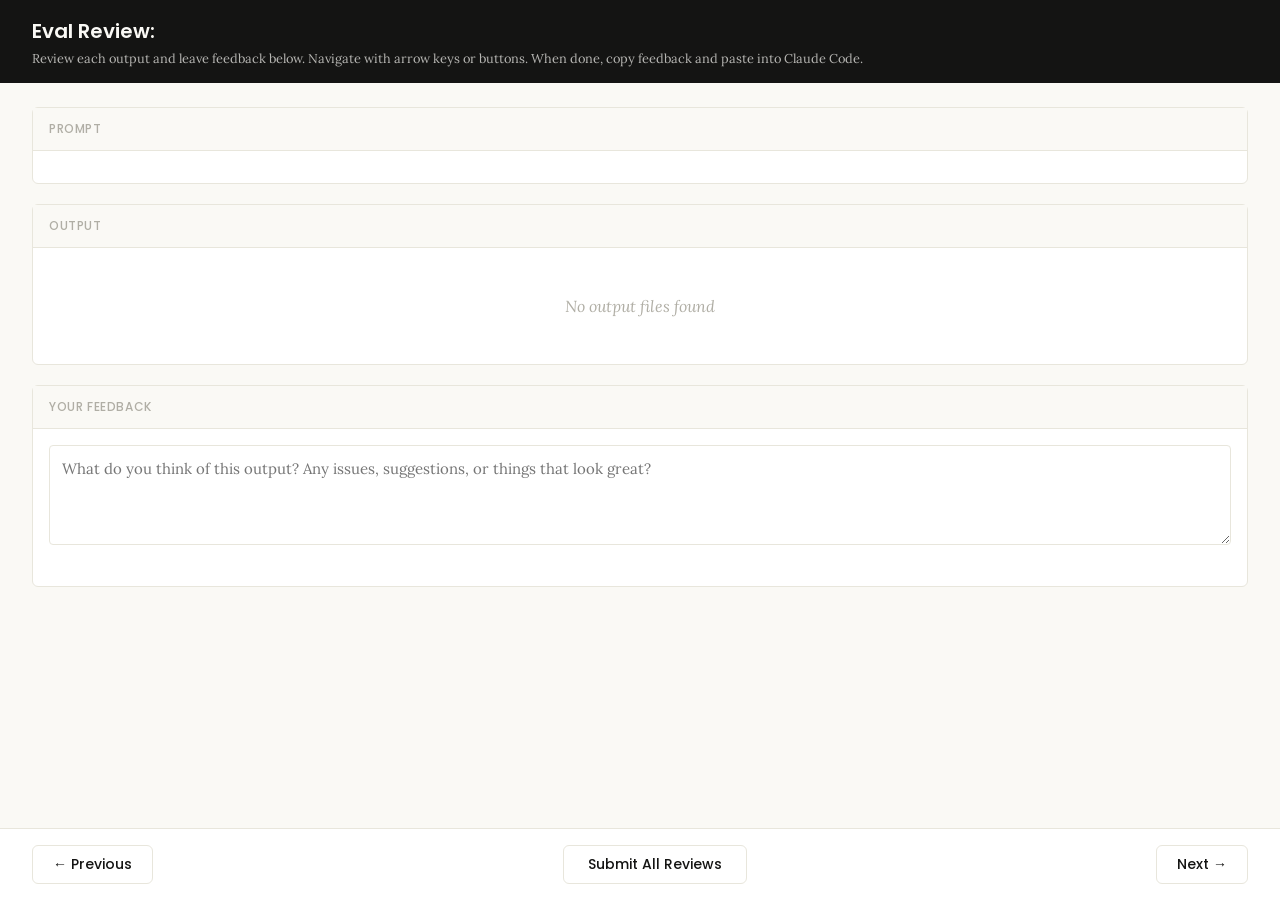
<file: .claude/skills/skill-creator/eval-viewer/viewer.html>
<!DOCTYPE html>
<html lang="en">
<head>
  <meta charset="UTF-8">
  <meta name="viewport" content="width=device-width, initial-scale=1.0">
  <title>Eval Review</title>
  <link rel="preconnect" href="https://fonts.googleapis.com">
  <link rel="preconnect" href="https://fonts.gstatic.com" crossorigin>
  <link href="https://fonts.googleapis.com/css2?family=Poppins:wght@500;600&family=Lora:wght@400;500&display=swap" rel="stylesheet">
  <script src="https://cdn.sheetjs.com/xlsx-0.20.3/package/dist/xlsx.full.min.js" integrity="sha384-EnyY0/GSHQGSxSgMwaIPzSESbqoOLSexfnSMN2AP+39Ckmn92stwABZynq1JyzdT" crossorigin="anonymous"></script>
  <style>
    :root {
      --bg: #faf9f5;
      --surface: #ffffff;
      --border: #e8e6dc;
      --text: #141413;
      --text-muted: #b0aea5;
      --accent: #d97757;
      --accent-hover: #c4613f;
      --green: #788c5d;
      --green-bg: #eef2e8;
      --red: #c44;
      --red-bg: #fceaea;
      --header-bg: #141413;
      --header-text: #faf9f5;
      --radius: 6px;
    }

    * { box-sizing: border-box; margin: 0; padding: 0; }

    body {
      font-family: 'Lora', Georgia, serif;
      background: var(--bg);
      color: var(--text);
      height: 100vh;
      display: flex;
      flex-direction: column;
    }

    /* ---- Header ---- */
    .header {
      background: var(--header-bg);
      color: var(--header-text);
      padding: 1rem 2rem;
      display: flex;
      justify-content: space-between;
      align-items: center;
      flex-shrink: 0;
    }
    .header h1 {
      font-family: 'Poppins', sans-serif;
      font-size: 1.25rem;
      font-weight: 600;
    }
    .header .instructions {
      font-size: 0.8rem;
      opacity: 0.7;
      margin-top: 0.25rem;
    }
    .header .progress {
      font-size: 0.875rem;
      opacity: 0.8;
      text-align: right;
    }

    /* ---- Main content ---- */
    .main {
      flex: 1;
      overflow-y: auto;
      padding: 1.5rem 2rem;
      display: flex;
      flex-direction: column;
      gap: 1.25rem;
    }

    /* ---- Sections ---- */
    .section {
      background: var(--surface);
      border: 1px solid var(--border);
      border-radius: var(--radius);
      flex-shrink: 0;
    }
    .section-header {
      font-family: 'Poppins', sans-serif;
      padding: 0.75rem 1rem;
      font-size: 0.75rem;
      font-weight: 500;
      text-transform: uppercase;
      letter-spacing: 0.05em;
      color: var(--text-muted);
      border-bottom: 1px solid var(--border);
      background: var(--bg);
    }
    .section-body {
      padding: 1rem;
    }

    /* ---- Config badge ---- */
    .config-badge {
      display: inline-block;
      padding: 0.2rem 0.625rem;
      border-radius: 9999px;
      font-family: 'Poppins', sans-serif;
      font-size: 0.6875rem;
      font-weight: 600;
      text-transform: uppercase;
      letter-spacing: 0.03em;
      margin-left: 0.75rem;
      vertical-align: middle;
    }
    .config-badge.config-primary {
      background: rgba(33, 150, 243, 0.12);
      color: #1976d2;
    }
    .config-badge.config-baseline {
      background: rgba(255, 193, 7, 0.15);
      color: #f57f17;
    }

    /* ---- Prompt ---- */
    .prompt-text {
      white-space: pre-wrap;
      font-size: 0.9375rem;
      line-height: 1.6;
    }

    /* ---- Outputs ---- */
    .output-file {
      border: 1px solid var(--border);
      border-radius: var(--radius);
      overflow: hidden;
    }
    .output-file + .output-file {
      margin-top: 1rem;
    }
    .output-file-header {
      padding: 0.5rem 0.75rem;
      font-size: 0.8rem;
      font-weight: 600;
      color: var(--text-muted);
      background: var(--bg);
      border-bottom: 1px solid var(--border);
      font-family: 'SF Mono', SFMono-Regular, Consolas, 'Liberation Mono', Menlo, monospace;
      display: flex;
      justify-content: space-between;
      align-items: center;
    }
    .output-file-header .dl-btn {
      font-size: 0.7rem;
      color: var(--accent);
      text-decoration: none;
      cursor: pointer;
      font-family: -apple-system, BlinkMacSystemFont, 'Segoe UI', sans-serif;
      font-weight: 500;
      opacity: 0.8;
    }
    .output-file-header .dl-btn:hover {
      opacity: 1;
      text-decoration: underline;
    }
    .output-file-content {
      padding: 0.75rem;
      overflow-x: auto;
    }
    .output-file-content pre {
      font-size: 0.8125rem;
      line-height: 1.5;
      white-space: pre-wrap;
      word-break: break-word;
      font-family: 'SF Mono', SFMono-Regular, Consolas, 'Liberation Mono', Menlo, monospace;
    }
    .output-file-content img {
      max-width: 100%;
      height: auto;
      border-radius: 4px;
    }
    .output-file-content iframe {
      width: 100%;
      height: 600px;
      border: none;
    }
    .output-file-content table {
      border-collapse: collapse;
      font-size: 0.8125rem;
      width: 100%;
    }
    .output-file-content table td,
    .output-file-content table th {
      border: 1px solid var(--border);
      padding: 0.375rem 0.5rem;
      text-align: left;
    }
    .output-file-content table th {
      background: var(--bg);
      font-weight: 600;
    }
    .output-file-content .download-link {
      display: inline-flex;
      align-items: center;
      gap: 0.5rem;
      padding: 0.5rem 1rem;
      background: var(--bg);
      border: 1px solid var(--border);
      border-radius: 4px;
      color: var(--accent);
      text-decoration: none;
      font-size: 0.875rem;
      cursor: pointer;
    }
    .output-file-content .download-link:hover {
      background: var(--border);
    }
    .empty-state {
      color: var(--text-muted);
      font-style: italic;
      padding: 2rem;
      text-align: center;
    }

    /* ---- Feedback ---- */
    .prev-feedback {
      background: var(--bg);
      border: 1px solid var(--border);
      border-radius: 4px;
      padding: 0.625rem 0.75rem;
      margin-top: 0.75rem;
      font-size: 0.8125rem;
      color: var(--text-muted);
      line-height: 1.5;
    }
    .prev-feedback-label {
      font-size: 0.7rem;
      font-weight: 600;
      text-transform: uppercase;
      letter-spacing: 0.04em;
      margin-bottom: 0.25rem;
      color: var(--text-muted);
    }
    .feedback-textarea {
      width: 100%;
      min-height: 100px;
      padding: 0.75rem;
      border: 1px solid var(--border);
      border-radius: 4px;
      font-family: inherit;
      font-size: 0.9375rem;
      line-height: 1.5;
      resize: vertical;
      color: var(--text);
    }
    .feedback-textarea:focus {
      outline: none;
      border-color: var(--accent);
      box-shadow: 0 0 0 3px rgba(37, 99, 235, 0.1);
    }
    .feedback-status {
      font-size: 0.75rem;
      color: var(--text-muted);
      margin-top: 0.5rem;
      min-height: 1.1em;
    }

    /* ---- Grades (collapsible) ---- */
    .grades-toggle {
      display: flex;
      align-items: center;
      cursor: pointer;
      user-select: none;
    }
    .grades-toggle:hover {
      color: var(--accent);
    }
    .grades-toggle .arrow {
      margin-right: 0.5rem;
      transition: transform 0.15s;
      font-size: 0.75rem;
    }
    .grades-toggle .arrow.open {
      transform: rotate(90deg);
    }
    .grades-content {
      display: none;
      margin-top: 0.75rem;
    }
    .grades-content.open {
      display: block;
    }
    .grades-summary {
      font-size: 0.875rem;
      margin-bottom: 0.75rem;
      display: flex;
      align-items: center;
      gap: 0.5rem;
    }
    .grade-badge {
      display: inline-block;
      padding: 0.125rem 0.5rem;
      border-radius: 9999px;
      font-size: 0.75rem;
      font-weight: 600;
    }
    .grade-pass { background: var(--green-bg); color: var(--green); }
    .grade-fail { background: var(--red-bg); color: var(--red); }
    .assertion-list {
      list-style: none;
    }
    .assertion-item {
      padding: 0.625rem 0;
      border-bottom: 1px solid var(--border);
      font-size: 0.8125rem;
    }
    .assertion-item:last-child { border-bottom: none; }
    .assertion-status {
      font-weight: 600;
      margin-right: 0.5rem;
    }
    .assertion-status.pass { color: var(--green); }
    .assertion-status.fail { color: var(--red); }
    .assertion-evidence {
      color: var(--text-muted);
      font-size: 0.75rem;
      margin-top: 0.25rem;
      padding-left: 1.5rem;
    }

    /* ---- View tabs ---- */
    .view-tabs {
      display: flex;
      gap: 0;
      padding: 0 2rem;
      background: var(--bg);
      border-bottom: 1px solid var(--border);
      flex-shrink: 0;
    }
    .view-tab {
      font-family: 'Poppins', sans-serif;
      padding: 0.625rem 1.25rem;
      font-size: 0.8125rem;
      font-weight: 500;
      cursor: pointer;
      border: none;
      background: none;
      color: var(--text-muted);
      border-bottom: 2px solid transparent;
      transition: all 0.15s;
    }
    .view-tab:hover { color: var(--text); }
    .view-tab.active {
      color: var(--accent);
      border-bottom-color: var(--accent);
    }
    .view-panel { display: none; }
    .view-panel.active { display: flex; flex-direction: column; flex: 1; overflow: hidden; }

    /* ---- Benchmark view ---- */
    .benchmark-view {
      padding: 1.5rem 2rem;
      overflow-y: auto;
      flex: 1;
    }
    .benchmark-table {
      border-collapse: collapse;
      background: var(--surface);
      border: 1px solid var(--border);
      border-radius: var(--radius);
      font-size: 0.8125rem;
      width: 100%;
      margin-bottom: 1.5rem;
    }
    .benchmark-table th, .benchmark-table td {
      padding: 0.625rem 0.75rem;
      text-align: left;
      border: 1px solid var(--border);
    }
    .benchmark-table th {
      font-family: 'Poppins', sans-serif;
      background: var(--header-bg);
      color: var(--header-text);
      font-weight: 500;
      font-size: 0.75rem;
      text-transform: uppercase;
      letter-spacing: 0.04em;
    }
    .benchmark-table tr:hover { background: var(--bg); }
    .benchmark-table tr.benchmark-row-with { background: rgba(33, 150, 243, 0.06); }
    .benchmark-table tr.benchmark-row-without { background: rgba(255, 193, 7, 0.06); }
    .benchmark-table tr.benchmark-row-with:hover { background: rgba(33, 150, 243, 0.12); }
    .benchmark-table tr.benchmark-row-without:hover { background: rgba(255, 193, 7, 0.12); }
    .benchmark-table tr.benchmark-row-avg { font-weight: 600; border-top: 2px solid var(--border); }
    .benchmark-table tr.benchmark-row-avg.benchmark-row-with { background: rgba(33, 150, 243, 0.12); }
    .benchmark-table tr.benchmark-row-avg.benchmark-row-without { background: rgba(255, 193, 7, 0.12); }
    .benchmark-delta-positive { color: var(--green); font-weight: 600; }
    .benchmark-delta-negative { color: var(--red); font-weight: 600; }
    .benchmark-notes {
      background: var(--surface);
      border: 1px solid var(--border);
      border-radius: var(--radius);
      padding: 1rem;
    }
    .benchmark-notes h3 {
      font-family: 'Poppins', sans-serif;
      font-size: 0.875rem;
      margin-bottom: 0.75rem;
    }
    .benchmark-notes ul {
      list-style: disc;
      padding-left: 1.25rem;
    }
    .benchmark-notes li {
      font-size: 0.8125rem;
      line-height: 1.6;
      margin-bottom: 0.375rem;
    }
    .benchmark-empty {
      color: var(--text-muted);
      font-style: italic;
      text-align: center;
      padding: 3rem;
    }

    /* ---- Navigation ---- */
    .nav {
      display: flex;
      justify-content: space-between;
      align-items: center;
      padding: 1rem 2rem;
      border-top: 1px solid var(--border);
      background: var(--surface);
      flex-shrink: 0;
    }
    .nav-btn {
      font-family: 'Poppins', sans-serif;
      padding: 0.5rem 1.25rem;
      border: 1px solid var(--border);
      border-radius: var(--radius);
      background: var(--surface);
      cursor: pointer;
      font-size: 0.875rem;
      font-weight: 500;
      color: var(--text);
      transition: all 0.15s;
    }
    .nav-btn:hover:not(:disabled) {
      background: var(--bg);
      border-color: var(--text-muted);
    }
    .nav-btn:disabled {
      opacity: 0.4;
      cursor: not-allowed;
    }
    .done-btn {
      font-family: 'Poppins', sans-serif;
      padding: 0.5rem 1.5rem;
      border: 1px solid var(--border);
      border-radius: var(--radius);
      background: var(--surface);
      color: var(--text);
      cursor: pointer;
      font-size: 0.875rem;
      font-weight: 500;
      transition: all 0.15s;
    }
    .done-btn:hover {
      background: var(--bg);
      border-color: var(--text-muted);
    }
    .done-btn.ready {
      border: none;
      background: var(--accent);
      color: white;
      font-weight: 600;
    }
    .done-btn.ready:hover {
      background: var(--accent-hover);
    }
    /* ---- Done overlay ---- */
    .done-overlay {
      display: none;
      position: fixed;
      inset: 0;
      background: rgba(0, 0, 0, 0.5);
      z-index: 100;
      justify-content: center;
      align-items: center;
    }
    .done-overlay.visible {
      display: flex;
    }
    .done-card {
      background: var(--surface);
      border-radius: 12px;
      padding: 2rem 3rem;
      text-align: center;
      box-shadow: 0 20px 60px rgba(0, 0, 0, 0.3);
      max-width: 500px;
    }
    .done-card h2 {
      font-size: 1.5rem;
      margin-bottom: 0.5rem;
    }
    .done-card p {
      color: var(--text-muted);
      margin-bottom: 1.5rem;
      line-height: 1.5;
    }
    .done-card .btn-row {
      display: flex;
      gap: 0.5rem;
      justify-content: center;
    }
    .done-card button {
      padding: 0.5rem 1.25rem;
      border: 1px solid var(--border);
      border-radius: var(--radius);
      background: var(--surface);
      cursor: pointer;
      font-size: 0.875rem;
    }
    .done-card button:hover {
      background: var(--bg);
    }
    /* ---- Toast ---- */
    .toast {
      position: fixed;
      bottom: 5rem;
      left: 50%;
      transform: translateX(-50%);
      background: var(--header-bg);
      color: var(--header-text);
      padding: 0.625rem 1.25rem;
      border-radius: var(--radius);
      font-size: 0.875rem;
      opacity: 0;
      transition: opacity 0.3s;
      pointer-events: none;
      z-index: 200;
    }
    .toast.visible {
      opacity: 1;
    }
  </style>
</head>
<body>
  <div id="app" style="height:100vh; display:flex; flex-direction:column;">
    <div class="header">
      <div>
        <h1>Eval Review: <span id="skill-name"></span></h1>
        <div class="instructions">Review each output and leave feedback below. Navigate with arrow keys or buttons. When done, copy feedback and paste into Claude Code.</div>
      </div>
      <div class="progress" id="progress"></div>
    </div>

    <!-- View tabs (only shown when benchmark data exists) -->
    <div class="view-tabs" id="view-tabs" style="display:none;">
      <button class="view-tab active" onclick="switchView('outputs')">Outputs</button>
      <button class="view-tab" onclick="switchView('benchmark')">Benchmark</button>
    </div>

    <!-- Outputs panel (qualitative review) -->
    <div class="view-panel active" id="panel-outputs">
    <div class="main">
      <!-- Prompt -->
      <div class="section">
        <div class="section-header">Prompt <span class="config-badge" id="config-badge" style="display:none;"></span></div>
        <div class="section-body">
          <div class="prompt-text" id="prompt-text"></div>
        </div>
      </div>

      <!-- Outputs -->
      <div class="section">
        <div class="section-header">Output</div>
        <div class="section-body" id="outputs-body">
          <div class="empty-state">No output files found</div>
        </div>
      </div>

      <!-- Previous Output (collapsible) -->
      <div class="section" id="prev-outputs-section" style="display:none;">
        <div class="section-header">
          <div class="grades-toggle" onclick="togglePrevOutputs()">
            <span class="arrow" id="prev-outputs-arrow">&#9654;</span>
            Previous Output
          </div>
        </div>
        <div class="grades-content" id="prev-outputs-content"></div>
      </div>

      <!-- Grades (collapsible) -->
      <div class="section" id="grades-section" style="display:none;">
        <div class="section-header">
          <div class="grades-toggle" onclick="toggleGrades()">
            <span class="arrow" id="grades-arrow">&#9654;</span>
            Formal Grades
          </div>
        </div>
        <div class="grades-content" id="grades-content"></div>
      </div>

      <!-- Feedback -->
      <div class="section">
        <div class="section-header">Your Feedback</div>
        <div class="section-body">
          <textarea
            class="feedback-textarea"
            id="feedback"
            placeholder="What do you think of this output? Any issues, suggestions, or things that look great?"
          ></textarea>
          <div class="feedback-status" id="feedback-status"></div>
          <div class="prev-feedback" id="prev-feedback" style="display:none;">
            <div class="prev-feedback-label">Previous feedback</div>
            <div id="prev-feedback-text"></div>
          </div>
        </div>
      </div>
    </div>

    <div class="nav" id="outputs-nav">
      <button class="nav-btn" id="prev-btn" onclick="navigate(-1)">&#8592; Previous</button>
      <button class="done-btn" id="done-btn" onclick="showDoneDialog()">Submit All Reviews</button>
      <button class="nav-btn" id="next-btn" onclick="navigate(1)">Next &#8594;</button>
    </div>
    </div><!-- end panel-outputs -->

    <!-- Benchmark panel (quantitative stats) -->
    <div class="view-panel" id="panel-benchmark">
      <div class="benchmark-view" id="benchmark-content">
        <div class="benchmark-empty">No benchmark data available. Run a benchmark to see quantitative results here.</div>
      </div>
    </div>
  </div>

  <!-- Done overlay -->
  <div class="done-overlay" id="done-overlay">
    <div class="done-card">
      <h2>Review Complete</h2>
      <p>Your feedback has been saved. Go back to your Claude Code session and tell Claude you're done reviewing.</p>
      <div class="btn-row">
        <button onclick="closeDoneDialog()">OK</button>
      </div>
    </div>
  </div>

  <!-- Toast -->
  <div class="toast" id="toast"></div>

  <script>
    // ---- Embedded data (injected by generate_review.py) ----
    /*__EMBEDDED_DATA__*/

    // ---- State ----
    let feedbackMap = {};  // run_id -> feedback text
    let currentIndex = 0;
    let visitedRuns = new Set();

    // ---- Init ----
    async function init() {
      // Load saved feedback from server — but only if this isn't a fresh
      // iteration (indicated by previous_feedback being present). When
      // previous feedback exists, the feedback.json on disk is stale from
      // the prior iteration and should not pre-fill the textareas.
      const hasPrevious = Object.keys(EMBEDDED_DATA.previous_feedback || {}).length > 0
        || Object.keys(EMBEDDED_DATA.previous_outputs || {}).length > 0;
      if (!hasPrevious) {
        try {
          const resp = await fetch("/api/feedback");
          const data = await resp.json();
          if (data.reviews) {
            for (const r of data.reviews) feedbackMap[r.run_id] = r.feedback;
          }
        } catch { /* first run, no feedback yet */ }
      }

      document.getElementById("skill-name").textContent = EMBEDDED_DATA.skill_name;
      showRun(0);

      // Wire up feedback auto-save
      const textarea = document.getElementById("feedback");
      let saveTimeout = null;
      textarea.addEventListener("input", () => {
        clearTimeout(saveTimeout);
        document.getElementById("feedback-status").textContent = "";
        saveTimeout = setTimeout(() => saveCurrentFeedback(), 800);
      });
    }

    // ---- Navigation ----
    function navigate(delta) {
      const newIndex = currentIndex + delta;
      if (newIndex >= 0 && newIndex < EMBEDDED_DATA.runs.length) {
        saveCurrentFeedback();
        showRun(newIndex);
      }
    }

    function updateNavButtons() {
      document.getElementById("prev-btn").disabled = currentIndex === 0;
      document.getElementById("next-btn").disabled =
        currentIndex === EMBEDDED_DATA.runs.length - 1;
    }

    // ---- Show a run ----
    function showRun(index) {
      currentIndex = index;
      const run = EMBEDDED_DATA.runs[index];

      // Progress
      document.getElementById("progress").textContent =
        `${index + 1} of ${EMBEDDED_DATA.runs.length}`;

      // Prompt
      document.getElementById("prompt-text").textContent = run.prompt;

      // Config badge
      const badge = document.getElementById("config-badge");
      const configMatch = run.id.match(/(with_skill|without_skill|new_skill|old_skill)/);
      if (configMatch) {
        const config = configMatch[1];
        const isBaseline = config === "without_skill" || config === "old_skill";
        badge.textContent = config.replace(/_/g, " ");
        badge.className = "config-badge " + (isBaseline ? "config-baseline" : "config-primary");
        badge.style.display = "inline-block";
      } else {
        badge.style.display = "none";
      }

      // Outputs
      renderOutputs(run);

      // Previous outputs
      renderPrevOutputs(run);

      // Grades
      renderGrades(run);

      // Previous feedback
      const prevFb = (EMBEDDED_DATA.previous_feedback || {})[run.id];
      const prevEl = document.getElementById("prev-feedback");
      if (prevFb) {
        document.getElementById("prev-feedback-text").textContent = prevFb;
        prevEl.style.display = "block";
      } else {
        prevEl.style.display = "none";
      }

      // Feedback
      document.getElementById("feedback").value = feedbackMap[run.id] || "";
      document.getElementById("feedback-status").textContent = "";

      updateNavButtons();

      // Track visited runs and promote done button when all visited
      visitedRuns.add(index);
      const doneBtn = document.getElementById("done-btn");
      if (visitedRuns.size >= EMBEDDED_DATA.runs.length) {
        doneBtn.classList.add("ready");
      }

      // Scroll main content to top
      document.querySelector(".main").scrollTop = 0;
    }

    // ---- Render outputs ----
    function renderOutputs(run) {
      const container = document.getElementById("outputs-body");
      container.innerHTML = "";

      const outputs = run.outputs || [];
      if (outputs.length === 0) {
        container.innerHTML = '<div class="empty-state">No output files</div>';
        return;
      }

      for (const file of outputs) {
        const fileDiv = document.createElement("div");
        fileDiv.className = "output-file";

        // Always show file header with download link
        const header = document.createElement("div");
        header.className = "output-file-header";
        const nameSpan = document.createElement("span");
        nameSpan.textContent = file.name;
        header.appendChild(nameSpan);
        const dlBtn = document.createElement("a");
        dlBtn.className = "dl-btn";
        dlBtn.textContent = "Download";
        dlBtn.download = file.name;
        dlBtn.href = getDownloadUri(file);
        header.appendChild(dlBtn);
        fileDiv.appendChild(header);

        const content = document.createElement("div");
        content.className = "output-file-content";

        if (file.type === "text") {
          const pre = document.createElement("pre");
          pre.textContent = file.content;
          content.appendChild(pre);
        } else if (file.type === "image") {
          const img = document.createElement("img");
          img.src = file.data_uri;
          img.alt = file.name;
          content.appendChild(img);
        } else if (file.type === "pdf") {
          const iframe = document.createElement("iframe");
          iframe.src = file.data_uri;
          content.appendChild(iframe);
        } else if (file.type === "xlsx") {
          renderXlsx(content, file.data_b64);
        } else if (file.type === "binary") {
          const a = document.createElement("a");
          a.className = "download-link";
          a.href = file.data_uri;
          a.download = file.name;
          a.textContent = "Download " + file.name;
          content.appendChild(a);
        } else if (file.type === "error") {
          const pre = document.createElement("pre");
          pre.textContent = file.content;
          pre.style.color = "var(--red)";
          content.appendChild(pre);
        }

        fileDiv.appendChild(content);
        container.appendChild(fileDiv);
      }
    }

    // ---- XLSX rendering via SheetJS ----
    function renderXlsx(container, b64Data) {
      try {
        const raw = Uint8Array.from(atob(b64Data), c => c.charCodeAt(0));
        const wb = XLSX.read(raw, { type: "array" });

        for (let i = 0; i < wb.SheetNames.length; i++) {
          const sheetName = wb.SheetNames[i];
          const ws = wb.Sheets[sheetName];

          if (wb.SheetNames.length > 1) {
            const sheetLabel = document.createElement("div");
            sheetLabel.style.cssText =
              "font-weight:600; font-size:0.8rem; color:#b0aea5; margin-top:0.5rem; margin-bottom:0.25rem;";
            sheetLabel.textContent = "Sheet: " + sheetName;
            container.appendChild(sheetLabel);
          }

          const htmlStr = XLSX.utils.sheet_to_html(ws, { editable: false });
          const wrapper = document.createElement("div");
          wrapper.innerHTML = htmlStr;
          container.appendChild(wrapper);
        }
      } catch (err) {
        container.textContent = "Error rendering spreadsheet: " + err.message;
      }
    }

    // ---- Grades ----
    function renderGrades(run) {
      const section = document.getElementById("grades-section");
      const content = document.getElementById("grades-content");

      if (!run.grading) {
        section.style.display = "none";
        return;
      }

      const grading = run.grading;
      section.style.display = "block";
      // Reset to collapsed
      content.classList.remove("open");
      document.getElementById("grades-arrow").classList.remove("open");

      const summary = grading.summary || {};
      const expectations = grading.expectations || [];

      let html = '<div style="padding: 1rem;">';

      // Summary line
      const passRate = summary.pass_rate != null
        ? Math.round(summary.pass_rate * 100) + "%"
        : "?";
      const badgeClass = summary.pass_rate >= 0.8 ? "grade-pass" : summary.pass_rate >= 0.5 ? "" : "grade-fail";
      html += '<div class="grades-summary">';
      html += '<span class="grade-badge ' + badgeClass + '">' + passRate + '</span>';
      html += '<span>' + (summary.passed || 0) + ' passed, ' + (summary.failed || 0) + ' failed of ' + (summary.total || 0) + '</span>';
      html += '</div>';

      // Assertions list
      html += '<ul class="assertion-list">';
      for (const exp of expectations) {
        const statusClass = exp.passed ? "pass" : "fail";
        const statusIcon = exp.passed ? "\u2713" : "\u2717";
        html += '<li class="assertion-item">';
        html += '<span class="assertion-status ' + statusClass + '">' + statusIcon + '</span>';
        html += '<span>' + escapeHtml(exp.text) + '</span>';
        if (exp.evidence) {
          html += '<div class="assertion-evidence">' + escapeHtml(exp.evidence) + '</div>';
        }
        html += '</li>';
      }
      html += '</ul>';

      html += '</div>';
      content.innerHTML = html;
    }

    function toggleGrades() {
      const content = document.getElementById("grades-content");
      const arrow = document.getElementById("grades-arrow");
      content.classList.toggle("open");
      arrow.classList.toggle("open");
    }

    // ---- Previous outputs (collapsible) ----
    function renderPrevOutputs(run) {
      const section = document.getElementById("prev-outputs-section");
      const content = document.getElementById("prev-outputs-content");
      const prevOutputs = (EMBEDDED_DATA.previous_outputs || {})[run.id];

      if (!prevOutputs || prevOutputs.length === 0) {
        section.style.display = "none";
        return;
      }

      section.style.display = "block";
      // Reset to collapsed
      content.classList.remove("open");
      document.getElementById("prev-outputs-arrow").classList.remove("open");

      // Render the files into the content area
      content.innerHTML = "";
      const wrapper = document.createElement("div");
      wrapper.style.padding = "1rem";

      for (const file of prevOutputs) {
        const fileDiv = document.createElement("div");
        fileDiv.className = "output-file";

        const header = document.createElement("div");
        header.className = "output-file-header";
        const nameSpan = document.createElement("span");
        nameSpan.textContent = file.name;
        header.appendChild(nameSpan);
        const dlBtn = document.createElement("a");
        dlBtn.className = "dl-btn";
        dlBtn.textContent = "Download";
        dlBtn.download = file.name;
        dlBtn.href = getDownloadUri(file);
        header.appendChild(dlBtn);
        fileDiv.appendChild(header);

        const fc = document.createElement("div");
        fc.className = "output-file-content";

        if (file.type === "text") {
          const pre = document.createElement("pre");
          pre.textContent = file.content;
          fc.appendChild(pre);
        } else if (file.type === "image") {
          const img = document.createElement("img");
          img.src = file.data_uri;
          img.alt = file.name;
          fc.appendChild(img);
        } else if (file.type === "pdf") {
          const iframe = document.createElement("iframe");
          iframe.src = file.data_uri;
          fc.appendChild(iframe);
        } else if (file.type === "xlsx") {
          renderXlsx(fc, file.data_b64);
        } else if (file.type === "binary") {
          const a = document.createElement("a");
          a.className = "download-link";
          a.href = file.data_uri;
          a.download = file.name;
          a.textContent = "Download " + file.name;
          fc.appendChild(a);
        }

        fileDiv.appendChild(fc);
        wrapper.appendChild(fileDiv);
      }

      content.appendChild(wrapper);
    }

    function togglePrevOutputs() {
      const content = document.getElementById("prev-outputs-content");
      const arrow = document.getElementById("prev-outputs-arrow");
      content.classList.toggle("open");
      arrow.classList.toggle("open");
    }

    // ---- Feedback (saved to server -> feedback.json) ----
    function saveCurrentFeedback() {
      const run = EMBEDDED_DATA.runs[currentIndex];
      const text = document.getElementById("feedback").value;

      if (text.trim() === "") {
        delete feedbackMap[run.id];
      } else {
        feedbackMap[run.id] = text;
      }

      // Build reviews array from map
      const reviews = [];
      for (const [run_id, feedback] of Object.entries(feedbackMap)) {
        if (feedback.trim()) {
          reviews.push({ run_id, feedback, timestamp: new Date().toISOString() });
        }
      }

      fetch("/api/feedback", {
        method: "POST",
        headers: { "Content-Type": "application/json" },
        body: JSON.stringify({ reviews, status: "in_progress" }),
      }).then(() => {
        document.getElementById("feedback-status").textContent = "Saved";
      }).catch(() => {
        // Static mode or server unavailable — no-op on auto-save,
        // feedback will be downloaded on final submit
        document.getElementById("feedback-status").textContent = "Will download on submit";
      });
    }

    // ---- Done ----
    function showDoneDialog() {
      // Save current textarea to feedbackMap (but don't POST yet)
      const run = EMBEDDED_DATA.runs[currentIndex];
      const text = document.getElementById("feedback").value;
      if (text.trim() === "") {
        delete feedbackMap[run.id];
      } else {
        feedbackMap[run.id] = text;
      }

      // POST once with status: complete — include ALL runs so the model
      // can distinguish "no feedback" (looks good) from "not reviewed"
      const reviews = [];
      const ts = new Date().toISOString();
      for (const r of EMBEDDED_DATA.runs) {
        reviews.push({ run_id: r.id, feedback: feedbackMap[r.id] || "", timestamp: ts });
      }
      const payload = JSON.stringify({ reviews, status: "complete" }, null, 2);
      fetch("/api/feedback", {
        method: "POST",
        headers: { "Content-Type": "application/json" },
        body: payload,
      }).then(() => {
        document.getElementById("done-overlay").classList.add("visible");
      }).catch(() => {
        // Server not available (static mode) — download as file
        const blob = new Blob([payload], { type: "application/json" });
        const url = URL.createObjectURL(blob);
        const a = document.createElement("a");
        a.href = url;
        a.download = "feedback.json";
        a.click();
        URL.revokeObjectURL(url);
        document.getElementById("done-overlay").classList.add("visible");
      });
    }

    function closeDoneDialog() {
      // Reset status back to in_progress
      saveCurrentFeedback();
      document.getElementById("done-overlay").classList.remove("visible");
    }

    // ---- Toast ----
    function showToast(message) {
      const toast = document.getElementById("toast");
      toast.textContent = message;
      toast.classList.add("visible");
      setTimeout(() => toast.classList.remove("visible"), 2000);
    }

    // ---- Keyboard nav ----
    document.addEventListener("keydown", (e) => {
      // Don't capture when typing in textarea
      if (e.target.tagName === "TEXTAREA") return;

      if (e.key === "ArrowLeft" || e.key === "ArrowUp") {
        e.preventDefault();
        navigate(-1);
      } else if (e.key === "ArrowRight" || e.key === "ArrowDown") {
        e.preventDefault();
        navigate(1);
      }
    });

    // ---- Util ----
    function getDownloadUri(file) {
      if (file.data_uri) return file.data_uri;
      if (file.data_b64) return "data:application/octet-stream;base64," + file.data_b64;
      if (file.type === "text") return "data:text/plain;charset=utf-8," + encodeURIComponent(file.content);
      return "#";
    }

    function escapeHtml(text) {
      const div = document.createElement("div");
      div.textContent = text;
      return div.innerHTML;
    }

    // ---- View switching ----
    function switchView(view) {
      document.querySelectorAll(".view-tab").forEach(t => t.classList.remove("active"));
      document.querySelectorAll(".view-panel").forEach(p => p.classList.remove("active"));
      document.querySelector(`[onclick="switchView('${view}')"]`).classList.add("active");
      document.getElementById("panel-" + view).classList.add("active");
    }

    // ---- Benchmark rendering ----
    function renderBenchmark() {
      const data = EMBEDDED_DATA.benchmark;
      if (!data) return;

      // Show the tabs
      document.getElementById("view-tabs").style.display = "flex";

      const container = document.getElementById("benchmark-content");
      const summary = data.run_summary || {};
      const metadata = data.metadata || {};
      const notes = data.notes || [];

      let html = "";

      // Header
      html += "<h2 style='font-family: Poppins, sans-serif; margin-bottom: 0.5rem;'>Benchmark Results</h2>";
      html += "<p style='color: var(--text-muted); font-size: 0.875rem; margin-bottom: 1.25rem;'>";
      if (metadata.skill_name) html += "<strong>" + escapeHtml(metadata.skill_name) + "</strong> &mdash; ";
      if (metadata.timestamp) html += metadata.timestamp + " &mdash; ";
      if (metadata.evals_run) html += "Evals: " + metadata.evals_run.join(", ") + " &mdash; ";
      html += (metadata.runs_per_configuration || "?") + " runs per configuration";
      html += "</p>";

      // Summary table
      html += '<table class="benchmark-table">';

      function fmtStat(stat, pct) {
        if (!stat) return "—";
        const suffix = pct ? "%" : "";
        const m = pct ? (stat.mean * 100).toFixed(0) : stat.mean.toFixed(1);
        const s = pct ? (stat.stddev * 100).toFixed(0) : stat.stddev.toFixed(1);
        return m + suffix + " ± " + s + suffix;
      }

      function deltaClass(val) {
        if (!val) return "";
        const n = parseFloat(val);
        if (n > 0) return "benchmark-delta-positive";
        if (n < 0) return "benchmark-delta-negative";
        return "";
      }

      // Discover config names dynamically (everything except "delta")
      const configs = Object.keys(summary).filter(k => k !== "delta");
      const configA = configs[0] || "config_a";
      const configB = configs[1] || "config_b";
      const labelA = configA.replace(/_/g, " ").replace(/\b\w/g, c => c.toUpperCase());
      const labelB = configB.replace(/_/g, " ").replace(/\b\w/g, c => c.toUpperCase());
      const a = summary[configA] || {};
      const b = summary[configB] || {};
      const delta = summary.delta || {};

      html += "<thead><tr><th>Metric</th><th>" + escapeHtml(labelA) + "</th><th>" + escapeHtml(labelB) + "</th><th>Delta</th></tr></thead>";
      html += "<tbody>";

      html += "<tr><td><strong>Pass Rate</strong></td>";
      html += "<td>" + fmtStat(a.pass_rate, true) + "</td>";
      html += "<td>" + fmtStat(b.pass_rate, true) + "</td>";
      html += '<td class="' + deltaClass(delta.pass_rate) + '">' + (delta.pass_rate || "—") + "</td></tr>";

      // Time (only show row if data exists)
      if (a.time_seconds || b.time_seconds) {
        html += "<tr><td><strong>Time (s)</strong></td>";
        html += "<td>" + fmtStat(a.time_seconds, false) + "</td>";
        html += "<td>" + fmtStat(b.time_seconds, false) + "</td>";
        html += '<td class="' + deltaClass(delta.time_seconds) + '">' + (delta.time_seconds ? delta.time_seconds + "s" : "—") + "</td></tr>";
      }

      // Tokens (only show row if data exists)
      if (a.tokens || b.tokens) {
        html += "<tr><td><strong>Tokens</strong></td>";
        html += "<td>" + fmtStat(a.tokens, false) + "</td>";
        html += "<td>" + fmtStat(b.tokens, false) + "</td>";
        html += '<td class="' + deltaClass(delta.tokens) + '">' + (delta.tokens || "—") + "</td></tr>";
      }

      html += "</tbody></table>";

      // Per-eval breakdown (if runs data available)
      const runs = data.runs || [];
      if (runs.length > 0) {
        const evalIds = [...new Set(runs.map(r => r.eval_id))].sort((a, b) => a - b);

        html += "<h3 style='font-family: Poppins, sans-serif; margin-bottom: 0.75rem;'>Per-Eval Breakdown</h3>";

        const hasTime = runs.some(r => r.result && r.result.time_seconds != null);
        const hasErrors = runs.some(r => r.result && r.result.errors > 0);

        for (const evalId of evalIds) {
          const evalRuns = runs.filter(r => r.eval_id === evalId);
          const evalName = evalRuns[0] && evalRuns[0].eval_name ? evalRuns[0].eval_name : "Eval " + evalId;

          html += "<h4 style='font-family: Poppins, sans-serif; margin: 1rem 0 0.5rem; color: var(--text);'>" + escapeHtml(evalName) + "</h4>";
          html += '<table class="benchmark-table">';
          html += "<thead><tr><th>Config</th><th>Run</th><th>Pass Rate</th>";
          if (hasTime) html += "<th>Time (s)</th>";
          if (hasErrors) html += "<th>Crashes During Execution</th>";
          html += "</tr></thead>";
          html += "<tbody>";

          // Group by config and render with average rows
          const configGroups = [...new Set(evalRuns.map(r => r.configuration))];
          for (let ci = 0; ci < configGroups.length; ci++) {
            const config = configGroups[ci];
            const configRuns = evalRuns.filter(r => r.configuration === config);
            if (configRuns.length === 0) continue;

            const rowClass = ci === 0 ? "benchmark-row-with" : "benchmark-row-without";
            const configLabel = config.replace(/_/g, " ").replace(/\b\w/g, c => c.toUpperCase());

            for (const run of configRuns) {
              const r = run.result || {};
              const prClass = r.pass_rate >= 0.8 ? "benchmark-delta-positive" : r.pass_rate < 0.5 ? "benchmark-delta-negative" : "";
              html += '<tr class="' + rowClass + '">';
              html += "<td>" + configLabel + "</td>";
              html += "<td>" + run.run_number + "</td>";
              html += '<td class="' + prClass + '">' + ((r.pass_rate || 0) * 100).toFixed(0) + "% (" + (r.passed || 0) + "/" + (r.total || 0) + ")</td>";
              if (hasTime) html += "<td>" + (r.time_seconds != null ? r.time_seconds.toFixed(1) : "—") + "</td>";
              if (hasErrors) html += "<td>" + (r.errors || 0) + "</td>";
              html += "</tr>";
            }

            // Average row
            const rates = configRuns.map(r => (r.result || {}).pass_rate || 0);
            const avgRate = rates.reduce((a, b) => a + b, 0) / rates.length;
            const avgPrClass = avgRate >= 0.8 ? "benchmark-delta-positive" : avgRate < 0.5 ? "benchmark-delta-negative" : "";
            html += '<tr class="benchmark-row-avg ' + rowClass + '">';
            html += "<td>" + configLabel + "</td>";
            html += "<td>Avg</td>";
            html += '<td class="' + avgPrClass + '">' + (avgRate * 100).toFixed(0) + "%</td>";
            if (hasTime) {
              const times = configRuns.map(r => (r.result || {}).time_seconds).filter(t => t != null);
              html += "<td>" + (times.length ? (times.reduce((a, b) => a + b, 0) / times.length).toFixed(1) : "—") + "</td>";
            }
            if (hasErrors) html += "<td></td>";
            html += "</tr>";
          }
          html += "</tbody></table>";

          // Per-assertion detail for this eval
          const runsWithExpectations = {};
          for (const config of configGroups) {
            runsWithExpectations[config] = evalRuns.filter(r => r.configuration === config && r.expectations && r.expectations.length > 0);
          }
          const hasAnyExpectations = Object.values(runsWithExpectations).some(runs => runs.length > 0);
          if (hasAnyExpectations) {
            // Collect all unique assertion texts across all configs
            const allAssertions = [];
            const seen = new Set();
            for (const config of configGroups) {
              for (const run of runsWithExpectations[config]) {
                for (const exp of (run.expectations || [])) {
                  if (!seen.has(exp.text)) {
                    seen.add(exp.text);
                    allAssertions.push(exp.text);
                  }
                }
              }
            }

            html += '<table class="benchmark-table" style="margin-top: 0.5rem;">';
            html += "<thead><tr><th>Assertion</th>";
            for (const config of configGroups) {
              const label = config.replace(/_/g, " ").replace(/\b\w/g, c => c.toUpperCase());
              html += "<th>" + escapeHtml(label) + "</th>";
            }
            html += "</tr></thead><tbody>";

            for (const assertionText of allAssertions) {
              html += "<tr><td>" + escapeHtml(assertionText) + "</td>";

              for (const config of configGroups) {
                html += "<td>";
                for (const run of runsWithExpectations[config]) {
                  const exp = (run.expectations || []).find(e => e.text === assertionText);
                  if (exp) {
                    const cls = exp.passed ? "benchmark-delta-positive" : "benchmark-delta-negative";
                    const icon = exp.passed ? "\u2713" : "\u2717";
                    html += '<span class="' + cls + '" title="Run ' + run.run_number + ': ' + escapeHtml(exp.evidence || "") + '">' + icon + "</span> ";
                  } else {
                    html += "— ";
                  }
                }
                html += "</td>";
              }
              html += "</tr>";
            }
            html += "</tbody></table>";
          }
        }
      }

      // Notes
      if (notes.length > 0) {
        html += '<div class="benchmark-notes">';
        html += "<h3>Analysis Notes</h3>";
        html += "<ul>";
        for (const note of notes) {
          html += "<li>" + escapeHtml(note) + "</li>";
        }
        html += "</ul></div>";
      }

      container.innerHTML = html;
    }

    // ---- Start ----
    init();
    renderBenchmark();
  </script>
</body>
</html>
</file>
<file: apex-drive/assets/css/style.css>
/* Apex Drive — design system
   Mise en page : grille éditoriale large, « scène » sombre pour les véhicules,
   données présentées comme un tableau de bord (HUD). Sombre par défaut. */

:root {
  /* Couleurs — thème sombre (par défaut) */
  --bg: #0b0e13;
  --bg-2: #10141b;
  --panel: #151a23;
  --panel-2: #1b2130;
  --line: #262e3d;
  --fg: #e9ecf1;
  --muted: #8d97a8;
  --accent: #d6a75c;          /* laiton / champagne */
  --accent-ink: #1a1307;
  --accent-soft: rgba(214, 167, 92, .14);
  --ok: #5fc08a;
  --warn: #e0b04a;
  --err: #e2685f;
  --stage-1: #1a2131;
  --stage-2: #07090d;
  --shadow: 0 18px 40px -18px rgba(0, 0, 0, .7);
  color-scheme: dark;

  /* Typographie */
  --f-display: "Syncopate", "Eurostile", "Arial Black", sans-serif;
  --f-body: "Figtree", "Segoe UI", system-ui, sans-serif;
  --f-hud: "Chakra Petch", "DIN Alternate", ui-monospace, monospace;

  --t-xs: .75rem;
  --t-sm: .875rem;
  --t-md: 1rem;
  --t-lg: 1.25rem;
  --t-xl: clamp(1.5rem, 1.1rem + 1.6vw, 2.1rem);
  --t-2xl: clamp(2rem, 1.2rem + 3.4vw, 3.6rem);

  /* Espacements & formes */
  --gutter: clamp(16px, 4vw, 48px);
  --maxw: 1240px;
  --r-sm: 4px;
  --r-md: 10px;
  --ease: cubic-bezier(.2, .7, .2, 1);
}

@media (prefers-color-scheme: light) {
  :root:not([data-theme="dark"]) {
    --bg: #eef1f5;
    --bg-2: #e5e9ef;
    --panel: #ffffff;
    --panel-2: #f5f7fa;
    --line: #d5dbe4;
    --fg: #121722;
    --muted: #586274;
    --accent: #94661f;
    --accent-ink: #ffffff;
    --accent-soft: rgba(148, 102, 31, .12);
    --ok: #23804f;
    --warn: #9a6b0c;
    --err: #b8392f;
    --stage-1: #dfe5ee;
    --stage-2: #c3ccd9;
    --shadow: 0 18px 40px -22px rgba(20, 30, 50, .35);
    color-scheme: light;
  }
}
:root[data-theme="light"] {
  --bg: #eef1f5;
  --bg-2: #e5e9ef;
  --panel: #ffffff;
  --panel-2: #f5f7fa;
  --line: #d5dbe4;
  --fg: #121722;
  --muted: #586274;
  --accent: #94661f;
  --accent-ink: #ffffff;
  --accent-soft: rgba(148, 102, 31, .12);
  --ok: #23804f;
  --warn: #9a6b0c;
  --err: #b8392f;
  --stage-1: #dfe5ee;
  --stage-2: #c3ccd9;
  --shadow: 0 18px 40px -22px rgba(20, 30, 50, .35);
  color-scheme: light;
}

/* ---------- Base ---------- */
*, *::before, *::after { box-sizing: border-box; }
html { -webkit-text-size-adjust: 100%; }
body {
  margin: 0;
  background: var(--bg);
  color: var(--fg);
  font: 400 var(--t-md)/1.6 var(--f-body);
  overflow-x: hidden;
}
img, svg, canvas { max-width: 100%; display: block; }
a { color: inherit; }
h1, h2, h3, h4 { margin: 0; line-height: 1.1; text-wrap: balance; }
p { margin: 0; }
button, input, select, textarea { font: inherit; color: inherit; }
:focus-visible { outline: 2px solid var(--accent); outline-offset: 3px; border-radius: 2px; }
[hidden] { display: none !important; }
.sr-only { position: absolute; width: 1px; height: 1px; overflow: hidden; clip: rect(0 0 0 0); white-space: nowrap; }

.wrap { width: 100%; max-width: var(--maxw); margin-inline: auto; padding-inline: var(--gutter); }
.section { padding-block: clamp(56px, 8vw, 112px); }
.section + .section { border-top: 1px solid var(--line); }

/* ---------- Typo ---------- */
.display {
  font-family: var(--f-display);
  font-weight: 700;
  text-transform: uppercase;
  letter-spacing: .02em;
  font-size: var(--t-2xl);
  line-height: 1.02;
}
.h2 { font-family: var(--f-display); font-weight: 700; text-transform: uppercase; font-size: var(--t-xl); letter-spacing: .02em; }
.h3 { font-weight: 700; font-size: var(--t-lg); }
.eyebrow {
  font-family: var(--f-hud);
  font-size: var(--t-xs);
  letter-spacing: .18em;
  text-transform: uppercase;
  color: var(--accent);
}
.lead { font-size: var(--t-lg); color: var(--muted); max-width: 58ch; }
.muted { color: var(--muted); }
.hud { font-family: var(--f-hud); font-variant-numeric: tabular-nums; }
.section-head { display: grid; gap: 12px; margin-bottom: clamp(28px, 4vw, 48px); max-width: 720px; }

/* ---------- Boutons ---------- */
.btn {
  display: inline-flex; align-items: center; justify-content: center; gap: 10px;
  min-height: 46px; padding: 0 22px;
  border: 1px solid var(--line); border-radius: var(--r-sm);
  background: var(--panel); color: var(--fg);
  font-family: var(--f-hud); font-size: var(--t-sm); letter-spacing: .12em; text-transform: uppercase;
  text-decoration: none; cursor: pointer;
  transition: background .2s var(--ease), border-color .2s var(--ease), transform .2s var(--ease);
}
.btn:hover { border-color: var(--accent); }
.btn:active { transform: translateY(1px); }
.btn--primary { background: var(--accent); border-color: var(--accent); color: var(--accent-ink); font-weight: 600; }
.btn--primary:hover { filter: brightness(1.08); }
.btn--ghost { background: transparent; }
.btn[disabled] { opacity: .45; cursor: not-allowed; }
.btn-row { display: flex; flex-wrap: wrap; gap: 12px; }

/* ---------- Navigation ---------- */
.nav {
  position: sticky; top: env(safe-area-inset-top, 0px); z-index: 50;
  background: color-mix(in srgb, var(--bg) 86%, transparent);
  backdrop-filter: blur(12px);
  border-bottom: 1px solid var(--line);
}
.nav__inner { display: flex; align-items: center; gap: 24px; min-height: 68px; }
.brand { display: flex; align-items: center; gap: 10px; text-decoration: none; }
.brand__mark { width: 30px; height: 30px; color: var(--accent); }
.brand__name { font-family: var(--f-display); font-weight: 700; font-size: .95rem; letter-spacing: .14em; }
.nav__links { display: flex; gap: 4px; margin-left: auto; list-style: none; padding: 0; margin-block: 0; }
.nav__links a {
  display: block; padding: 8px 14px; text-decoration: none;
  font-family: var(--f-hud); font-size: var(--t-sm); letter-spacing: .12em; text-transform: uppercase; color: var(--muted);
  border-radius: var(--r-sm);
}
.nav__links a:hover, .nav__links a[aria-current="page"] { color: var(--fg); }
.nav__links a[aria-current="page"] { box-shadow: inset 0 -2px 0 var(--accent); border-radius: 0; }
.nav__cta { margin-left: 8px; }
.nav__toggle { display: none; margin-left: auto; background: none; border: 1px solid var(--line); border-radius: var(--r-sm); width: 44px; height: 44px; cursor: pointer; }
.nav__toggle span { display: block; width: 18px; height: 2px; margin: 4px auto; background: var(--fg); transition: transform .2s; }
@media (max-width: 860px) {
  .nav__toggle { display: block; }
  .nav__links, .nav__cta { display: none; }
  .nav.is-open .nav__links {
    display: flex; flex-direction: column; position: absolute; left: 0; right: 0; top: 100%;
    background: var(--bg); border-bottom: 1px solid var(--line); padding: 12px var(--gutter) 20px; margin: 0;
  }
  .nav.is-open .nav__links a { padding: 14px 0; font-size: var(--t-md); }
}

/* ---------- Scène (fond des véhicules) ---------- */
.stage {
  position: relative; overflow: hidden;
  background:
    radial-gradient(120% 80% at 50% 110%, var(--accent-soft), transparent 60%),
    radial-gradient(90% 70% at 50% 0%, var(--stage-1), var(--stage-2));
  border: 1px solid var(--line);
  border-radius: var(--r-md);
}
.stage::after { /* sol + reflet */
  content: ""; position: absolute; left: 6%; right: 6%; bottom: 14%; height: 1px;
  background: linear-gradient(90deg, transparent, color-mix(in srgb, var(--fg) 30%, transparent), transparent);
  pointer-events: none;
}
.stage__grid {
  position: absolute; inset: 0; pointer-events: none; opacity: .35;
  background-image:
    linear-gradient(var(--line) 1px, transparent 1px),
    linear-gradient(90deg, var(--line) 1px, transparent 1px);
  background-size: 48px 48px;
  mask-image: radial-gradient(70% 60% at 50% 55%, #000, transparent);
}
.stage svg.car { position: relative; width: 100%; height: auto; }

/* ---------- Héros ---------- */
.hero { padding-block: clamp(32px, 5vw, 64px) clamp(40px, 6vw, 80px); }
.hero__grid { display: grid; grid-template-columns: minmax(0, 5fr) minmax(0, 7fr); gap: clamp(24px, 4vw, 56px); align-items: center; }
.hero__copy { display: grid; gap: 22px; min-width: 0; }
.hero__stage { aspect-ratio: 16 / 10; display: grid; place-items: center; padding: 6% 4% 8%; max-width: 100%; }
.hero__model { position: absolute; left: 20px; top: 16px; z-index: 2; display: grid; gap: 2px; }
.hero__model strong { font-family: var(--f-display); font-size: var(--t-sm); letter-spacing: .1em; }
.hero__picker { position: absolute; right: 16px; bottom: 14px; z-index: 2; display: flex; gap: 6px; }
.hero__picker button {
  width: 34px; height: 34px; border-radius: var(--r-sm); border: 1px solid var(--line); background: var(--panel);
  font-family: var(--f-hud); font-size: var(--t-xs); cursor: pointer; color: var(--muted);
}
.hero__picker button[aria-pressed="true"] { border-color: var(--accent); color: var(--fg); }
@media (max-width: 900px) { .hero__grid { grid-template-columns: 1fr; } }

/* ---------- Bandeau HUD ---------- */
.hud-strip {
  display: grid; grid-template-columns: repeat(4, minmax(0, 1fr));
  border: 1px solid var(--line); border-radius: var(--r-md); background: var(--panel);
}
.hud-strip > div { padding: 18px 20px; display: grid; gap: 4px; min-width: 0; }
.hud-strip > div + div { border-left: 1px solid var(--line); }
.hud-strip .val { font-family: var(--f-hud); font-size: clamp(1.5rem, 1rem + 1.6vw, 2.2rem); font-weight: 600; font-variant-numeric: tabular-nums; line-height: 1; }
.hud-strip .val small { font-size: .5em; color: var(--muted); margin-left: 4px; }
.hud-strip .lbl { font-size: var(--t-xs); letter-spacing: .14em; text-transform: uppercase; color: var(--muted); font-family: var(--f-hud); }
@media (max-width: 700px) {
  .hud-strip { grid-template-columns: repeat(2, minmax(0, 1fr)); }
  .hud-strip > div:nth-child(3) { border-left: 0; }
  .hud-strip > div:nth-child(n+3) { border-top: 1px solid var(--line); }
}

/* ---------- Cartes véhicules ---------- */
.cards { display: grid; grid-template-columns: repeat(auto-fill, minmax(min(100%, 290px), 1fr)); gap: 20px; }
.card {
  display: grid; grid-template-rows: auto 1fr; min-width: 0;
  background: var(--panel); border: 1px solid var(--line); border-radius: var(--r-md);
  text-decoration: none; overflow: hidden;
  transition: border-color .25s var(--ease), transform .25s var(--ease);
}
.card:hover { border-color: color-mix(in srgb, var(--accent) 60%, var(--line)); transform: translateY(-2px); }
.card .stage { border: 0; border-radius: 0; border-bottom: 1px solid var(--line); aspect-ratio: 16 / 9; display: grid; place-items: center; padding: 6% 6% 9%; }
.card__body { display: grid; gap: 14px; padding: 18px 18px 20px; align-content: start; }
.card__top { display: flex; justify-content: space-between; gap: 12px; align-items: baseline; }
.card__name { font-weight: 700; font-size: 1.05rem; }
.card__brand { font-family: var(--f-hud); font-size: var(--t-xs); letter-spacing: .16em; text-transform: uppercase; color: var(--muted); }
.card__price { text-align: right; white-space: nowrap; }
.card__price strong { font-family: var(--f-hud); font-size: 1.3rem; font-variant-numeric: tabular-nums; }
.card__price span { display: block; font-size: var(--t-xs); color: var(--muted); }
.specs { display: grid; grid-template-columns: repeat(3, minmax(0, 1fr)); gap: 8px; margin: 0; padding: 0; list-style: none; }
.specs li { display: grid; gap: 2px; padding: 8px 10px; background: var(--panel-2); border-radius: var(--r-sm); min-width: 0; }
.specs b { font-family: var(--f-hud); font-variant-numeric: tabular-nums; font-size: .95rem; }
.specs small { font-size: .68rem; letter-spacing: .1em; text-transform: uppercase; color: var(--muted); }
.chip {
  display: inline-flex; align-items: center; gap: 6px; padding: 3px 9px;
  border: 1px solid var(--line); border-radius: 999px;
  font-family: var(--f-hud); font-size: .7rem; letter-spacing: .12em; text-transform: uppercase; color: var(--muted);
}
.chip--accent { border-color: color-mix(in srgb, var(--accent) 55%, transparent); color: var(--accent); }
.chip--ok { border-color: color-mix(in srgb, var(--ok) 55%, transparent); color: var(--ok); }
.chip-row { display: flex; flex-wrap: wrap; gap: 6px; }

/* ---------- Étapes ---------- */
.steps { display: grid; grid-template-columns: repeat(3, minmax(0, 1fr)); gap: 0; counter-reset: s; border-top: 1px solid var(--line); }
.steps li { list-style: none; padding: 24px 24px 8px 0; display: grid; gap: 10px; counter-increment: s; min-width: 0; }
.steps li + li { padding-left: 24px; border-left: 1px solid var(--line); }
.steps li::before { content: "0" counter(s); font-family: var(--f-hud); color: var(--accent); letter-spacing: .1em; }
.steps { padding: 0; margin: 0; }
@media (max-width: 760px) {
  .steps { grid-template-columns: 1fr; }
  .steps li + li { padding-left: 0; border-left: 0; border-top: 1px solid var(--line); }
}

/* ---------- Agences ---------- */
.agencies { display: grid; grid-template-columns: repeat(auto-fit, minmax(min(100%, 220px), 1fr)); gap: 1px; background: var(--line); border: 1px solid var(--line); border-radius: var(--r-md); overflow: hidden; }
.agency { background: var(--panel); padding: 20px; display: grid; gap: 6px; min-width: 0; }
.agency h3 { font-family: var(--f-display); font-size: .85rem; letter-spacing: .12em; text-transform: uppercase; }
.agency .hud { font-size: var(--t-sm); color: var(--muted); }

/* ---------- Avis ---------- */
.reviews { display: grid; grid-template-columns: repeat(auto-fit, minmax(min(100%, 300px), 1fr)); gap: 20px; }
.review { display: grid; gap: 14px; padding: 22px; border-left: 2px solid var(--accent); background: var(--panel); border-radius: 0 var(--r-md) var(--r-md) 0; align-content: start; }
.review blockquote { margin: 0; font-size: 1.02rem; }
.review footer { font-size: var(--t-sm); color: var(--muted); display: flex; justify-content: space-between; gap: 10px; flex-wrap: wrap; }
.stars { color: var(--accent); letter-spacing: .1em; font-family: var(--f-hud); }

/* ---------- Accordéon ---------- */
.accordion { border-top: 1px solid var(--line); }
.acc-item { border-bottom: 1px solid var(--line); }
.acc-item button {
  width: 100%; display: flex; justify-content: space-between; align-items: center; gap: 20px;
  padding: 20px 0; background: none; border: 0; cursor: pointer; text-align: left; font-weight: 600; font-size: 1.05rem;
}
.acc-item button::after { content: "+"; font-family: var(--f-hud); font-size: 1.4rem; color: var(--accent); transition: transform .25s var(--ease); }
.acc-item button[aria-expanded="true"]::after { transform: rotate(45deg); }
.acc-panel { display: grid; grid-template-rows: 0fr; transition: grid-template-rows .3s var(--ease); }
.acc-panel > div { overflow: hidden; }
.acc-panel p { padding-bottom: 20px; color: var(--muted); max-width: 70ch; }
.acc-item.is-open .acc-panel { grid-template-rows: 1fr; }

/* ---------- Flotte : filtres ---------- */
.fleet-layout { display: grid; grid-template-columns: 260px minmax(0, 1fr); gap: 32px; align-items: start; }
.filters { position: sticky; top: calc(env(safe-area-inset-top, 0px) + 88px); display: grid; gap: 22px; padding: 20px; background: var(--panel); border: 1px solid var(--line); border-radius: var(--r-md); }
.filters fieldset { border: 0; padding: 0; margin: 0; display: grid; gap: 8px; }
.filters legend { padding: 0; margin-bottom: 8px; }
.seg { display: flex; flex-wrap: wrap; gap: 6px; }
.seg input { position: absolute; opacity: 0; pointer-events: none; }
.seg label {
  padding: 6px 12px; border: 1px solid var(--line); border-radius: 999px; cursor: pointer;
  font-family: var(--f-hud); font-size: .78rem; letter-spacing: .08em; color: var(--muted);
}
.seg input:checked + label { border-color: var(--accent); color: var(--fg); background: var(--accent-soft); }
.seg input:focus-visible + label { outline: 2px solid var(--accent); outline-offset: 2px; }
.range-out { display: flex; justify-content: space-between; font-family: var(--f-hud); font-size: var(--t-sm); }
input[type="range"] { width: 100%; accent-color: var(--accent); }
.fleet-bar { display: flex; flex-wrap: wrap; align-items: center; justify-content: space-between; gap: 12px; margin-bottom: 20px; }
.empty { padding: 48px 20px; text-align: center; border: 1px dashed var(--line); border-radius: var(--r-md); display: grid; gap: 12px; justify-items: center; }
@media (max-width: 900px) {
  .fleet-layout { grid-template-columns: 1fr; }
  .filters { position: static; }
}

/* ---------- Formulaires ---------- */
.field { display: grid; gap: 6px; min-width: 0; }
.field label, .label { font-family: var(--f-hud); font-size: var(--t-xs); letter-spacing: .14em; text-transform: uppercase; color: var(--muted); }
.input, select.input, textarea.input {
  width: 100%; min-height: 46px; padding: 10px 12px;
  background: var(--bg-2); border: 1px solid var(--line); border-radius: var(--r-sm);
}
textarea.input { min-height: 96px; resize: vertical; }
.input:focus { border-color: var(--accent); outline: none; box-shadow: 0 0 0 3px var(--accent-soft); }
.field.is-invalid .input { border-color: var(--err); }
.field .err { color: var(--err); font-size: var(--t-sm); min-height: 0; }
.form-grid { display: grid; grid-template-columns: repeat(2, minmax(0, 1fr)); gap: 16px; }
.form-grid .full { grid-column: 1 / -1; }
@media (max-width: 600px) { .form-grid { grid-template-columns: 1fr; } }
.check { display: flex; gap: 10px; align-items: flex-start; font-size: var(--t-sm); }
.check input { margin-top: 3px; accent-color: var(--accent); width: 18px; height: 18px; flex: none; }

/* ---------- Fiche véhicule ---------- */
.vh-head { display: flex; flex-wrap: wrap; justify-content: space-between; align-items: end; gap: 20px; margin-bottom: 24px; }
.vh-grid { display: grid; grid-template-columns: minmax(0, 7fr) minmax(0, 4fr); gap: 32px; align-items: start; }
@media (max-width: 960px) { .vh-grid { grid-template-columns: 1fr; } }
.viewer { aspect-ratio: 16 / 10; max-width: 100%; }
.viewer canvas { position: relative; display: block; width: 100% !important; height: 100% !important; cursor: grab; touch-action: pan-y; }
.viewer canvas:active { cursor: grabbing; }
.viewer__svg { position: absolute; inset: 0; display: grid; place-items: center; padding: 6% 5% 9%; }
.viewer__ui { position: absolute; left: 14px; right: 14px; bottom: 12px; z-index: 3; display: flex; justify-content: space-between; align-items: center; gap: 10px; flex-wrap: wrap; }
.viewer__status { font-family: var(--f-hud); font-size: var(--t-xs); letter-spacing: .14em; text-transform: uppercase; color: var(--muted); }
.tabs { display: inline-flex; border: 1px solid var(--line); border-radius: var(--r-sm); background: var(--panel); overflow: hidden; }
.tabs button { border: 0; background: none; padding: 8px 14px; cursor: pointer; font-family: var(--f-hud); font-size: var(--t-xs); letter-spacing: .12em; text-transform: uppercase; color: var(--muted); }
.tabs button[aria-selected="true"] { background: var(--accent); color: var(--accent-ink); }
.thumbs { display: grid; grid-template-columns: repeat(4, minmax(0, 1fr)); gap: 10px; margin-top: 12px; }
.thumbs button { padding: 0; border: 1px solid var(--line); border-radius: var(--r-sm); background: none; cursor: pointer; overflow: hidden; }
.thumbs button[aria-pressed="true"] { border-color: var(--accent); }
.thumbs .stage { border: 0; border-radius: 0; aspect-ratio: 16/10; display: grid; place-items: center; padding: 8%; }
.swatches { display: flex; flex-wrap: wrap; gap: 10px; }
.swatch { width: 34px; height: 34px; border-radius: 50%; border: 2px solid var(--line); cursor: pointer; padding: 0; }
.swatch[aria-pressed="true"] { border-color: var(--accent); box-shadow: 0 0 0 3px var(--accent-soft); }
.panel { background: var(--panel); border: 1px solid var(--line); border-radius: var(--r-md); padding: 22px; display: grid; gap: 18px; min-width: 0; }
.sticky-panel { position: sticky; top: calc(env(safe-area-inset-top, 0px) + 88px); }
@media (max-width: 960px) { .sticky-panel { position: static; } }
.spec-table { width: 100%; border-collapse: collapse; font-size: var(--t-sm); }
.spec-table th, .spec-table td { padding: 10px 0; border-bottom: 1px solid var(--line); text-align: left; vertical-align: top; }
.spec-table th { font-weight: 500; color: var(--muted); width: 50%; }
.spec-table td { font-family: var(--f-hud); font-variant-numeric: tabular-nums; text-align: right; }
.gauge { display: grid; gap: 6px; }
.gauge__bar { height: 6px; background: var(--panel-2); border-radius: 3px; overflow: hidden; }
.gauge__bar span { display: block; height: 100%; background: var(--accent); width: 0; transition: width 1.2s var(--ease); }
.gauge__row { display: flex; justify-content: space-between; font-size: var(--t-sm); }
.price-big { font-family: var(--f-hud); font-size: 2.2rem; font-weight: 600; font-variant-numeric: tabular-nums; line-height: 1; }

/* ---------- Réservation ---------- */
.stepper { display: grid; grid-template-columns: repeat(4, minmax(0, 1fr)); gap: 6px; margin: 0 0 28px; padding: 0; list-style: none; }
.stepper li { display: grid; gap: 8px; font-family: var(--f-hud); font-size: var(--t-xs); letter-spacing: .12em; text-transform: uppercase; color: var(--muted); min-width: 0; }
.stepper li::before { content: ""; height: 3px; background: var(--line); border-radius: 2px; }
.stepper li.is-done::before, .stepper li.is-current::before { background: var(--accent); }
.stepper li.is-current { color: var(--fg); }
.book-grid { display: grid; grid-template-columns: minmax(0, 7fr) minmax(0, 4fr); gap: 32px; align-items: start; }
@media (max-width: 960px) { .book-grid { grid-template-columns: 1fr; } }
.book-step { display: grid; gap: 22px; }
.opt-list { display: grid; gap: 10px; }
.opt {
  display: grid; grid-template-columns: auto minmax(0, 1fr) auto; gap: 14px; align-items: center;
  padding: 14px 16px; border: 1px solid var(--line); border-radius: var(--r-md); background: var(--panel); cursor: pointer;
}
.opt:has(input:checked) { border-color: var(--accent); background: var(--accent-soft); }
.opt input { accent-color: var(--accent); width: 18px; height: 18px; }
.opt__price { font-family: var(--f-hud); font-variant-numeric: tabular-nums; white-space: nowrap; }
.opt small { color: var(--muted); display: block; }
.vh-pick { display: grid; grid-template-columns: repeat(auto-fill, minmax(min(100%, 170px), 1fr)); gap: 10px; }
.vh-pick label { display: grid; gap: 4px; border: 1px solid var(--line); border-radius: var(--r-md); padding: 8px 10px 12px; cursor: pointer; background: var(--panel); min-width: 0; }
.vh-pick input { position: absolute; opacity: 0; pointer-events: none; }
.vh-pick label:has(input:checked) { border-color: var(--accent); background: var(--accent-soft); }
.vh-pick label:has(input:focus-visible) { outline: 2px solid var(--accent); outline-offset: 2px; }
.vh-pick .stage { aspect-ratio: 16/9; display: grid; place-items: center; padding: 6% 4% 10%; border: 0; }
.vh-pick b { font-size: var(--t-sm); }
.vh-pick span { font-family: var(--f-hud); font-size: var(--t-xs); color: var(--muted); }
.summary dl { display: grid; grid-template-columns: minmax(0, 1fr) auto; gap: 8px 16px; margin: 0; font-size: var(--t-sm); }
.summary dt { color: var(--muted); }
.summary dd { margin: 0; text-align: right; font-family: var(--f-hud); font-variant-numeric: tabular-nums; }
.summary .total { border-top: 1px solid var(--line); padding-top: 14px; display: flex; justify-content: space-between; align-items: baseline; gap: 12px; }
.notice { padding: 12px 14px; border: 1px solid var(--line); border-radius: var(--r-sm); background: var(--panel-2); font-size: var(--t-sm); color: var(--muted); }
.notice--err { border-color: color-mix(in srgb, var(--err) 50%, var(--line)); color: var(--err); }
.confirm { display: grid; gap: 18px; justify-items: start; }
.confirm__code { font-family: var(--f-hud); font-size: 1.8rem; letter-spacing: .12em; color: var(--accent); }

/* ---------- Pages légales ---------- */
.legal { display: grid; grid-template-columns: 220px minmax(0, 1fr); gap: 48px; align-items: start; }
.legal nav { position: sticky; top: calc(env(safe-area-inset-top, 0px) + 88px); display: grid; gap: 4px; }
.legal nav a { text-decoration: none; color: var(--muted); padding: 6px 0; font-size: var(--t-sm); }
.legal nav a:hover { color: var(--fg); }
.prose { max-width: 70ch; display: grid; gap: 16px; }
.prose h2 { font-family: var(--f-display); text-transform: uppercase; font-size: 1.05rem; letter-spacing: .08em; margin-top: 28px; scroll-margin-top: 96px; }
.prose ul { margin: 0; padding-left: 20px; display: grid; gap: 6px; }
.prose p, .prose li { color: color-mix(in srgb, var(--fg) 82%, var(--muted)); }
.fill { background: var(--accent-soft); color: var(--accent); padding: 0 4px; border-radius: 2px; font-family: var(--f-hud); font-size: .9em; }
@media (max-width: 860px) { .legal { grid-template-columns: 1fr; } .legal nav { position: static; } }

/* ---------- Pied de page ---------- */
.footer { border-top: 1px solid var(--line); background: var(--bg-2); padding-block: 56px 32px; margin-top: 0; }
.footer__grid { display: grid; grid-template-columns: 2fr repeat(3, 1fr); gap: 32px; }
.footer h4 { font-family: var(--f-hud); font-size: var(--t-xs); letter-spacing: .16em; text-transform: uppercase; color: var(--muted); margin-bottom: 12px; font-weight: 500; }
.footer ul { list-style: none; padding: 0; margin: 0; display: grid; gap: 8px; font-size: var(--t-sm); }
.footer a { text-decoration: none; color: var(--fg); }
.footer a:hover { color: var(--accent); }
.footer__base { margin-top: 40px; padding-top: 20px; border-top: 1px solid var(--line); display: flex; justify-content: space-between; gap: 16px; flex-wrap: wrap; font-size: var(--t-xs); color: var(--muted); }
.theme-btn { background: none; border: 1px solid var(--line); border-radius: var(--r-sm); padding: 6px 10px; cursor: pointer; font-family: var(--f-hud); font-size: var(--t-xs); letter-spacing: .1em; text-transform: uppercase; color: var(--muted); }
@media (max-width: 760px) { .footer__grid { grid-template-columns: 1fr 1fr; } .footer__grid > :first-child { grid-column: 1 / -1; } }

/* ---------- Révélations au défilement ---------- */
/* L'état de repos est visible : l'animation part d'un léger décalage seulement. */
.reveal { transition: transform .7s var(--ease); }
.js .reveal.pre { transform: translateY(18px); }

/* ---------- Toast ---------- */
.toast {
  position: fixed; left: 50%; bottom: calc(20px + env(safe-area-inset-bottom, 0px)); transform: translateX(-50%);
  z-index: 80; padding: 12px 18px; background: var(--panel); border: 1px solid var(--accent); border-radius: var(--r-sm);
  font-size: var(--t-sm); box-shadow: var(--shadow); max-width: calc(100% - 32px);
}

@media (prefers-reduced-motion: reduce) {
  *, *::before, *::after { transition-duration: .01ms !important; animation-duration: .01ms !important; }
  .js .reveal.pre { transform: none; }
}
</file>
